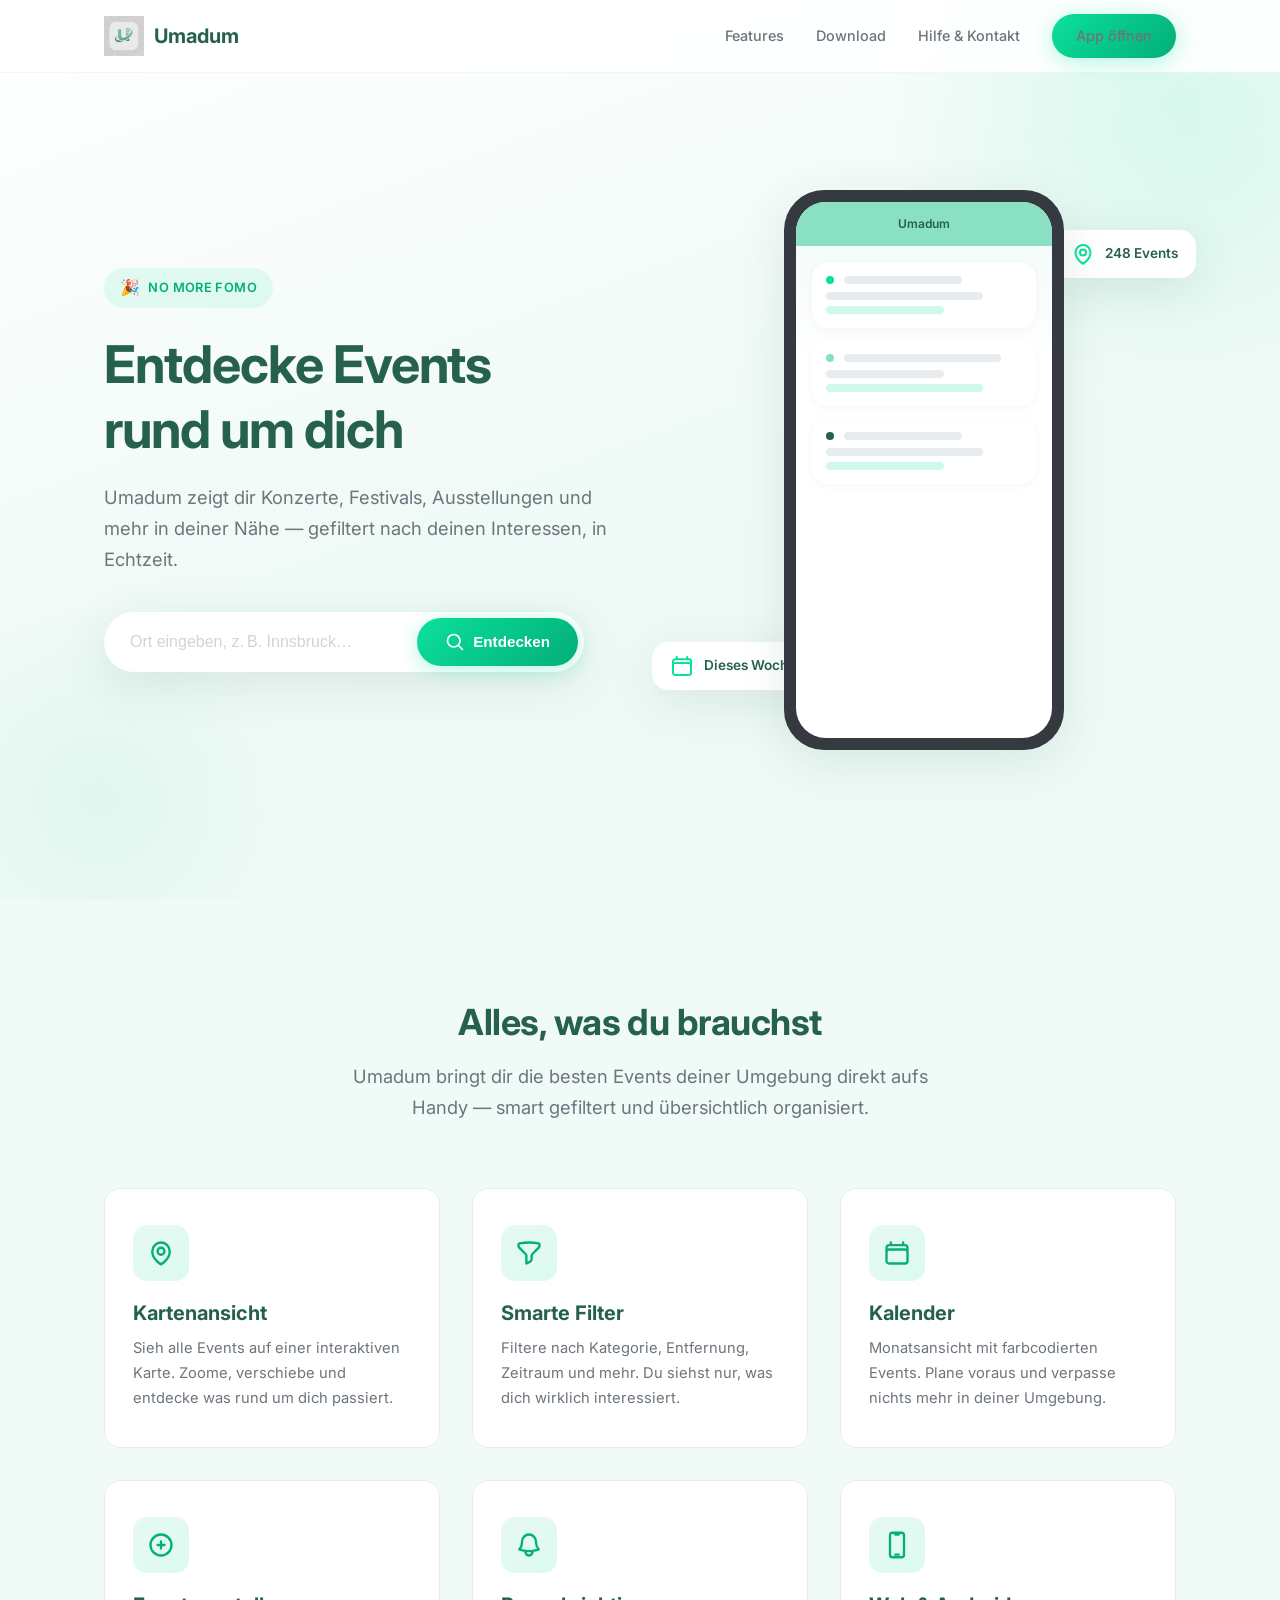
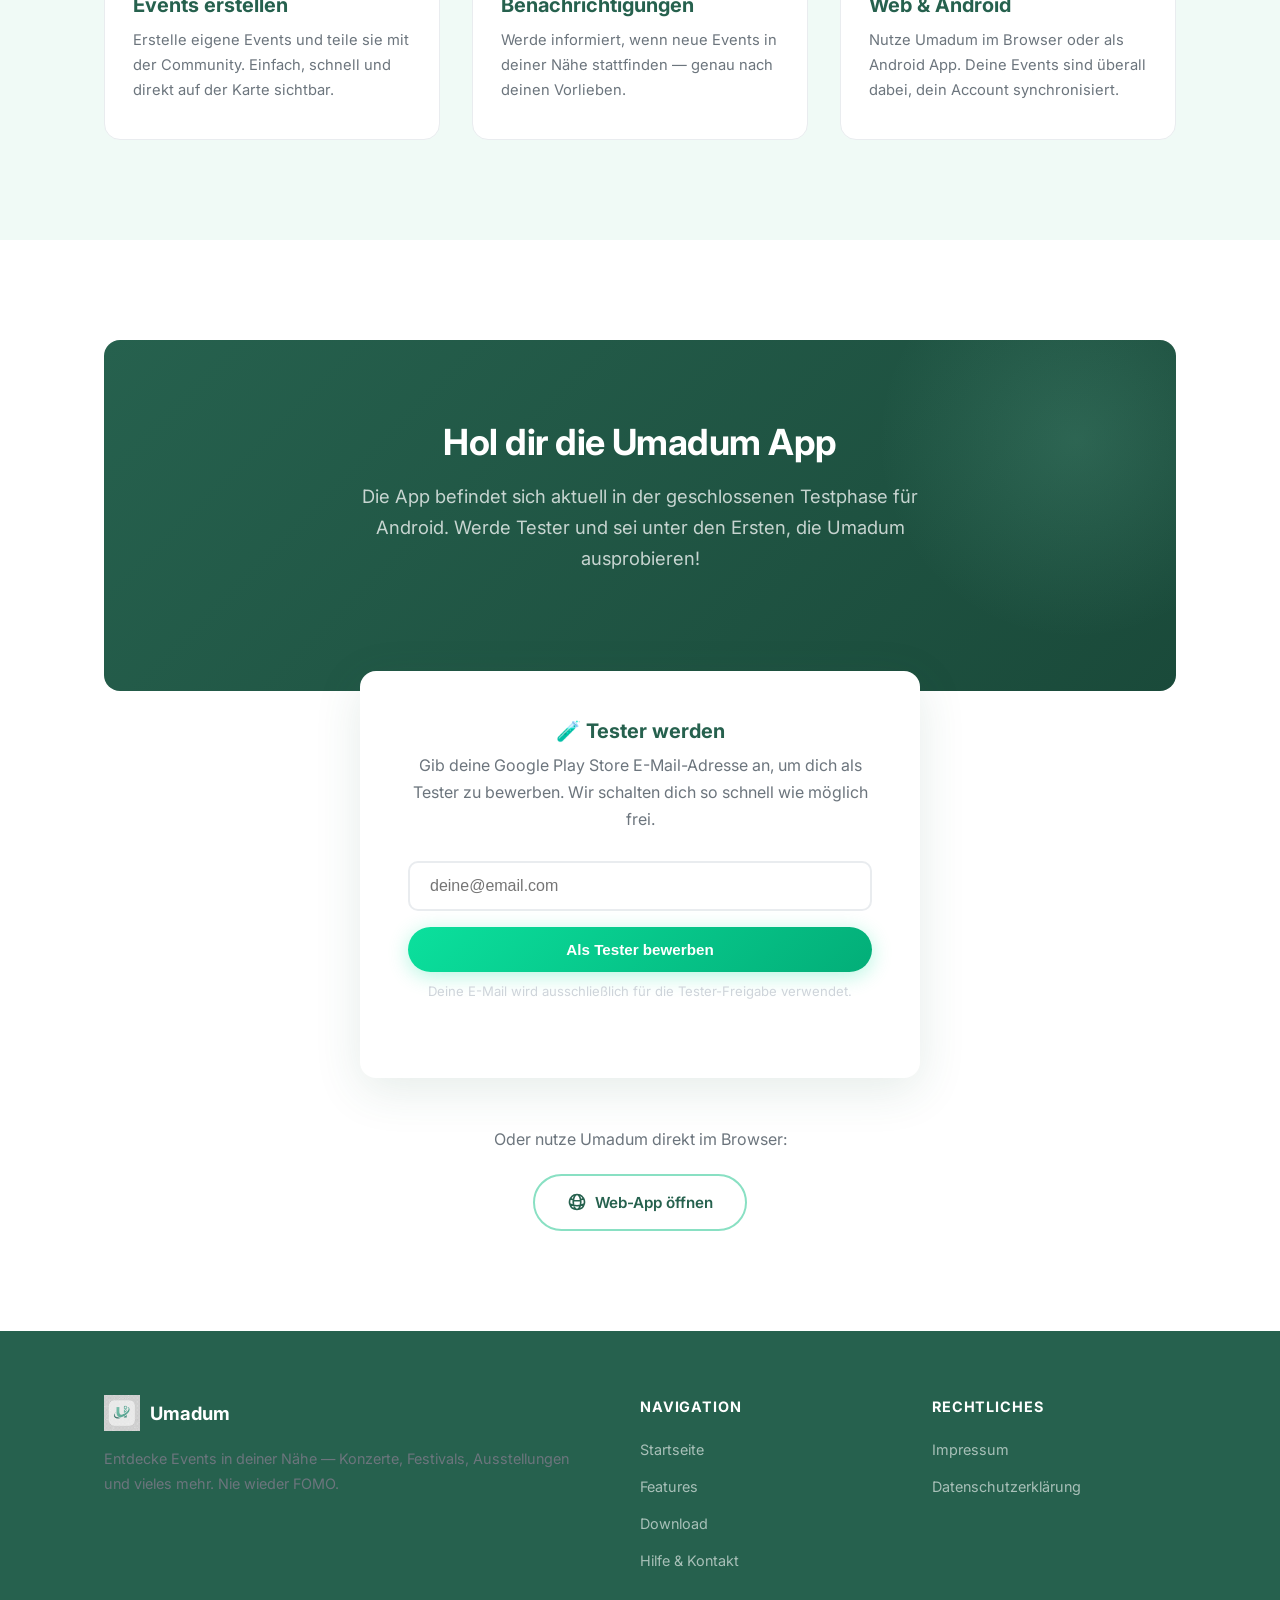
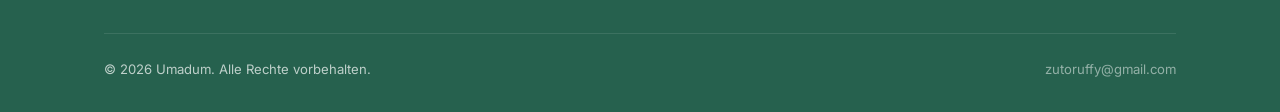
<file: index.html>
<!DOCTYPE html>
<html lang="de">
<head>
  <meta charset="UTF-8">
  <meta name="viewport" content="width=device-width, initial-scale=1.0">
  <title>Umadum — Entdecke Events in deiner Nähe</title>
  <meta name="description" content="Umadum zeigt dir alle Events rund um dich herum. Filtere nach Kategorien, Entfernung und Zeitraum — nie wieder FOMO.">

  <!-- Fonts -->
  <link rel="preconnect" href="https://fonts.googleapis.com">
  <link rel="preconnect" href="https://fonts.gstatic.com" crossorigin>
  <link href="https://fonts.googleapis.com/css2?family=Inter:wght@400;500;600;700;800&display=swap" rel="stylesheet">

  <!-- Favicon -->
  <link rel="icon" type="image/png" href="images/app_icon.png">

  <!-- Styles -->
  <link rel="stylesheet" href="css/style.css">
</head>
<body>

<!-- ======== NAVBAR ======== -->
<nav class="navbar" role="navigation" aria-label="Hauptnavigation">
  <div class="container">
    <a href="index.html" class="navbar-brand">
      <img src="images/app_icon.png" alt="Umadum Logo" width="40" height="40">
      Umadum
    </a>

    <button class="nav-toggle" aria-label="Menü öffnen" aria-expanded="false">
      <span></span><span></span><span></span>
    </button>

    <ul class="nav-links">
      <li><a href="#features">Features</a></li>
      <li><a href="#download">Download</a></li>
      <li><a href="hilfe.html">Hilfe & Kontakt</a></li>
      <li><a href="/app/" onclick="goToApp(event)" class="btn btn-primary" style="padding:10px 24px;">App öffnen</a></li>
    </ul>
  </div>
</nav>

<!-- ======== HERO ======== -->
<section class="hero">
  <div class="container">
    <div class="hero-content">
      <div class="hero-badge">
        <span>🎉</span> No more FOMO
      </div>

      <h1>Entdecke Events rund&nbsp;um&nbsp;dich</h1>
      <p>Umadum zeigt dir Konzerte, Festivals, Ausstellungen und mehr in deiner Nähe — gefiltert nach deinen Interessen, in Echtzeit.</p>

      <form class="location-search" onsubmit="goToApp(event)">
        <input type="text" id="location-input" placeholder="Ort eingeben, z.&thinsp;B. Innsbruck…" autocomplete="off" aria-label="Ort eingeben">
        <button type="submit" class="btn btn-primary">
          <svg xmlns="http://www.w3.org/2000/svg" fill="none" viewBox="0 0 24 24" stroke-width="2" stroke="currentColor"><path stroke-linecap="round" stroke-linejoin="round" d="m21 21-5.197-5.197m0 0A7.5 7.5 0 1 0 5.196 5.196a7.5 7.5 0 0 0 10.607 10.607Z"/></svg>
          Entdecken
        </button>
      </form>
    </div>

    <div class="hero-visual">
      <!-- Floating badges -->
      <div class="hero-float-badge top-right">
        <svg xmlns="http://www.w3.org/2000/svg" fill="none" viewBox="0 0 24 24" stroke-width="2" stroke="currentColor"><path stroke-linecap="round" stroke-linejoin="round" d="M15 10.5a3 3 0 1 1-6 0 3 3 0 0 1 6 0Z"/><path stroke-linecap="round" stroke-linejoin="round" d="M19.5 10.5c0 7.142-7.5 11.25-7.5 11.25S4.5 17.642 4.5 10.5a7.5 7.5 0 1 1 15 0Z"/></svg>
        248 Events
      </div>
      <div class="hero-float-badge bottom-left">
        <svg xmlns="http://www.w3.org/2000/svg" fill="none" viewBox="0 0 24 24" stroke-width="2" stroke="currentColor"><path stroke-linecap="round" stroke-linejoin="round" d="M6.75 3v2.25M17.25 3v2.25M3 18.75V7.5a2.25 2.25 0 0 1 2.25-2.25h13.5A2.25 2.25 0 0 1 21 7.5v11.25m-18 0A2.25 2.25 0 0 0 5.25 21h13.5A2.25 2.25 0 0 0 21 18.75m-18 0v-7.5A2.25 2.25 0 0 1 5.25 9h13.5A2.25 2.25 0 0 1 21 11.25v7.5"/></svg>
        Dieses Wochenende
      </div>

      <!-- Phone mockup -->
      <div class="hero-phone">
        <div class="hero-phone-inner">
          <div class="hero-phone-statusbar"><span>Umadum</span></div>
          <div class="hero-phone-content">
            <div class="mock-card">
              <div class="mock-card-header">
                <div class="mock-dot green"></div>
                <div class="mock-line short"></div>
              </div>
              <div class="mock-line medium" style="margin-bottom:6px"></div>
              <div class="mock-line short accent"></div>
            </div>
            <div class="mock-card">
              <div class="mock-card-header">
                <div class="mock-dot mint"></div>
                <div class="mock-line medium"></div>
              </div>
              <div class="mock-line short" style="margin-bottom:6px"></div>
              <div class="mock-line medium accent"></div>
            </div>
            <div class="mock-card">
              <div class="mock-card-header">
                <div class="mock-dot teal"></div>
                <div class="mock-line short"></div>
              </div>
              <div class="mock-line medium" style="margin-bottom:6px"></div>
              <div class="mock-line short accent"></div>
            </div>
          </div>
        </div>
      </div>
    </div>
  </div>
</section>

<!-- ======== FEATURES ======== -->
<section id="features" style="background:var(--bg-light)">
  <div class="container">
    <div class="section-header fade-in">
      <h2>Alles, was du brauchst</h2>
      <p class="lead">Umadum bringt dir die besten Events deiner Umgebung direkt aufs Handy — smart gefiltert und übersichtlich organisiert.</p>
    </div>

    <div class="features-grid">
      <div class="feature-card fade-in">
        <div class="feature-icon">
          <svg xmlns="http://www.w3.org/2000/svg" fill="none" viewBox="0 0 24 24" stroke-width="2" stroke="currentColor"><path stroke-linecap="round" stroke-linejoin="round" d="M15 10.5a3 3 0 1 1-6 0 3 3 0 0 1 6 0Z"/><path stroke-linecap="round" stroke-linejoin="round" d="M19.5 10.5c0 7.142-7.5 11.25-7.5 11.25S4.5 17.642 4.5 10.5a7.5 7.5 0 1 1 15 0Z"/></svg>
        </div>
        <h3>Kartenansicht</h3>
        <p>Sieh alle Events auf einer interaktiven Karte. Zoome, verschiebe und entdecke was rund um dich passiert.</p>
      </div>

      <div class="feature-card fade-in">
        <div class="feature-icon">
          <svg xmlns="http://www.w3.org/2000/svg" fill="none" viewBox="0 0 24 24" stroke-width="2" stroke="currentColor"><path stroke-linecap="round" stroke-linejoin="round" d="M12 3c2.755 0 5.455.232 8.083.678.533.09.917.556.917 1.096v1.044a2.25 2.25 0 0 1-.659 1.591l-5.432 5.432a2.25 2.25 0 0 0-.659 1.591v2.927a2.25 2.25 0 0 1-1.244 2.013L9.75 21v-6.568a2.25 2.25 0 0 0-.659-1.591L3.659 7.409A2.25 2.25 0 0 1 3 5.818V4.774c0-.54.384-1.006.917-1.096A48.32 48.32 0 0 1 12 3Z"/></svg>
        </div>
        <h3>Smarte Filter</h3>
        <p>Filtere nach Kategorie, Entfernung, Zeitraum und mehr. Du siehst nur, was dich wirklich interessiert.</p>
      </div>

      <div class="feature-card fade-in">
        <div class="feature-icon">
          <svg xmlns="http://www.w3.org/2000/svg" fill="none" viewBox="0 0 24 24" stroke-width="2" stroke="currentColor"><path stroke-linecap="round" stroke-linejoin="round" d="M6.75 3v2.25M17.25 3v2.25M3 18.75V7.5a2.25 2.25 0 0 1 2.25-2.25h13.5A2.25 2.25 0 0 1 21 7.5v11.25m-18 0A2.25 2.25 0 0 0 5.25 21h13.5A2.25 2.25 0 0 0 21 18.75m-18 0v-7.5A2.25 2.25 0 0 1 5.25 9h13.5A2.25 2.25 0 0 1 21 11.25v7.5"/></svg>
        </div>
        <h3>Kalender</h3>
        <p>Monatsansicht mit farbcodierten Events. Plane voraus und verpasse nichts mehr in deiner Umgebung.</p>
      </div>

      <div class="feature-card fade-in">
        <div class="feature-icon">
          <svg xmlns="http://www.w3.org/2000/svg" fill="none" viewBox="0 0 24 24" stroke-width="2" stroke="currentColor"><path stroke-linecap="round" stroke-linejoin="round" d="M12 9v6m3-3H9m12 0a9 9 0 1 1-18 0 9 9 0 0 1 18 0Z"/></svg>
        </div>
        <h3>Events erstellen</h3>
        <p>Erstelle eigene Events und teile sie mit der Community. Einfach, schnell und direkt auf der Karte sichtbar.</p>
      </div>

      <div class="feature-card fade-in">
        <div class="feature-icon">
          <svg xmlns="http://www.w3.org/2000/svg" fill="none" viewBox="0 0 24 24" stroke-width="2" stroke="currentColor"><path stroke-linecap="round" stroke-linejoin="round" d="M14.857 17.082a23.848 23.848 0 0 0 5.454-1.31A8.967 8.967 0 0 1 18 9.75V9A6 6 0 0 0 6 9v.75a8.967 8.967 0 0 1-2.312 6.022c1.733.64 3.56 1.085 5.455 1.31m5.714 0a24.255 24.255 0 0 1-5.714 0m5.714 0a3 3 0 1 1-5.714 0"/></svg>
        </div>
        <h3>Benachrichtigungen</h3>
        <p>Werde informiert, wenn neue Events in deiner Nähe stattfinden — genau nach deinen Vorlieben.</p>
      </div>

      <div class="feature-card fade-in">
        <div class="feature-icon">
          <svg xmlns="http://www.w3.org/2000/svg" fill="none" viewBox="0 0 24 24" stroke-width="2" stroke="currentColor"><path stroke-linecap="round" stroke-linejoin="round" d="M10.5 1.5H8.25A2.25 2.25 0 0 0 6 3.75v16.5a2.25 2.25 0 0 0 2.25 2.25h7.5A2.25 2.25 0 0 0 18 20.25V3.75a2.25 2.25 0 0 0-2.25-2.25H13.5m-3 0V3h3V1.5m-3 0h3m-3 18.75h3"/></svg>
        </div>
        <h3>Web & Android</h3>
        <p>Nutze Umadum im Browser oder als Android App. Deine Events sind überall dabei, dein Account synchronisiert.</p>
      </div>
    </div>
  </div>
</section>

<!-- ======== DOWNLOAD / TESTER ======== -->
<section id="download">
  <div class="container">
    <div class="cta-section text-center fade-in">
      <h2>Hol dir die Umadum App</h2>
      <p class="lead">Die App befindet sich aktuell in der geschlossenen Testphase für Android. Werde Tester und sei unter den Ersten, die Umadum ausprobieren!</p>
    </div>

    <div class="tester-box fade-in" style="margin-top:-20px; position:relative; z-index:2;">
      <h3>🧪 Tester werden</h3>
      <p>Gib deine Google Play Store E-Mail-Adresse an, um dich als Tester zu bewerben. Wir schalten dich so schnell wie möglich frei.</p>

      <form id="tester-form" class="tester-form">
        <input type="email" name="tester-email" placeholder="deine@email.com" required aria-label="Play Store E-Mail-Adresse">
        <button type="submit" class="btn btn-primary">Als Tester bewerben</button>
      </form>
      <p class="tester-note">Deine E-Mail wird ausschließlich für die Tester-Freigabe verwendet.</p>
    </div>

    <div class="text-center fade-in" style="margin-top:48px">
      <p style="margin-bottom:20px">Oder nutze Umadum direkt im Browser:</p>
      <div class="cta-buttons">
        <a href="/app/" onclick="goToApp(event)" class="btn btn-outline">
          <svg xmlns="http://www.w3.org/2000/svg" fill="none" viewBox="0 0 24 24" stroke-width="2" stroke="currentColor" style="width:20px;height:20px"><path stroke-linecap="round" stroke-linejoin="round" d="M12 21a9.004 9.004 0 0 0 8.716-6.747M12 21a9.004 9.004 0 0 1-8.716-6.747M12 21c2.485 0 4.5-4.03 4.5-9S14.485 3 12 3m0 18c-2.485 0-4.5-4.03-4.5-9S9.515 3 12 3m0 0a8.997 8.997 0 0 1 7.843 4.582M12 3a8.997 8.997 0 0 0-7.843 4.582m15.686 0A11.953 11.953 0 0 1 12 10.5c-2.998 0-5.74-1.1-7.843-2.918m15.686 0A8.959 8.959 0 0 1 21 12c0 .778-.099 1.533-.284 2.253m0 0A17.919 17.919 0 0 1 12 16.5c-3.162 0-6.133-.815-8.716-2.247m0 0A9.015 9.015 0 0 1 3 12c0-1.605.42-3.113 1.157-4.418"/></svg>
          Web-App öffnen
        </a>
      </div>
    </div>
  </div>
</section>

<!-- ======== FOOTER ======== -->
<footer class="footer">
  <div class="container">
    <div class="footer-grid">
      <div>
        <div class="footer-brand">
          <img src="images/app_icon.png" alt="Umadum" width="36" height="36">
          <span>Umadum</span>
        </div>
        <p>Entdecke Events in deiner Nähe — Konzerte, Festivals, Ausstellungen und vieles mehr. Nie wieder FOMO.</p>
      </div>
      <div>
        <h4>Navigation</h4>
        <ul class="footer-links">
          <li><a href="index.html">Startseite</a></li>
          <li><a href="#features">Features</a></li>
          <li><a href="#download">Download</a></li>
          <li><a href="hilfe.html">Hilfe & Kontakt</a></li>
        </ul>
      </div>
      <div>
        <h4>Rechtliches</h4>
        <ul class="footer-links">
          <li><a href="impressum.html">Impressum</a></li>
          <li><a href="datenschutz.html">Datenschutzerklärung</a></li>
        </ul>
      </div>
    </div>
    <div class="footer-bottom">
      <span>&copy; 2026 Umadum. Alle Rechte vorbehalten.</span>
      <a href="mailto:zutoruffy@gmail.com">zutoruffy@gmail.com</a>
    </div>
  </div>
</footer>

<script src="js/main.js"></script>
</body>
</html>
</file>
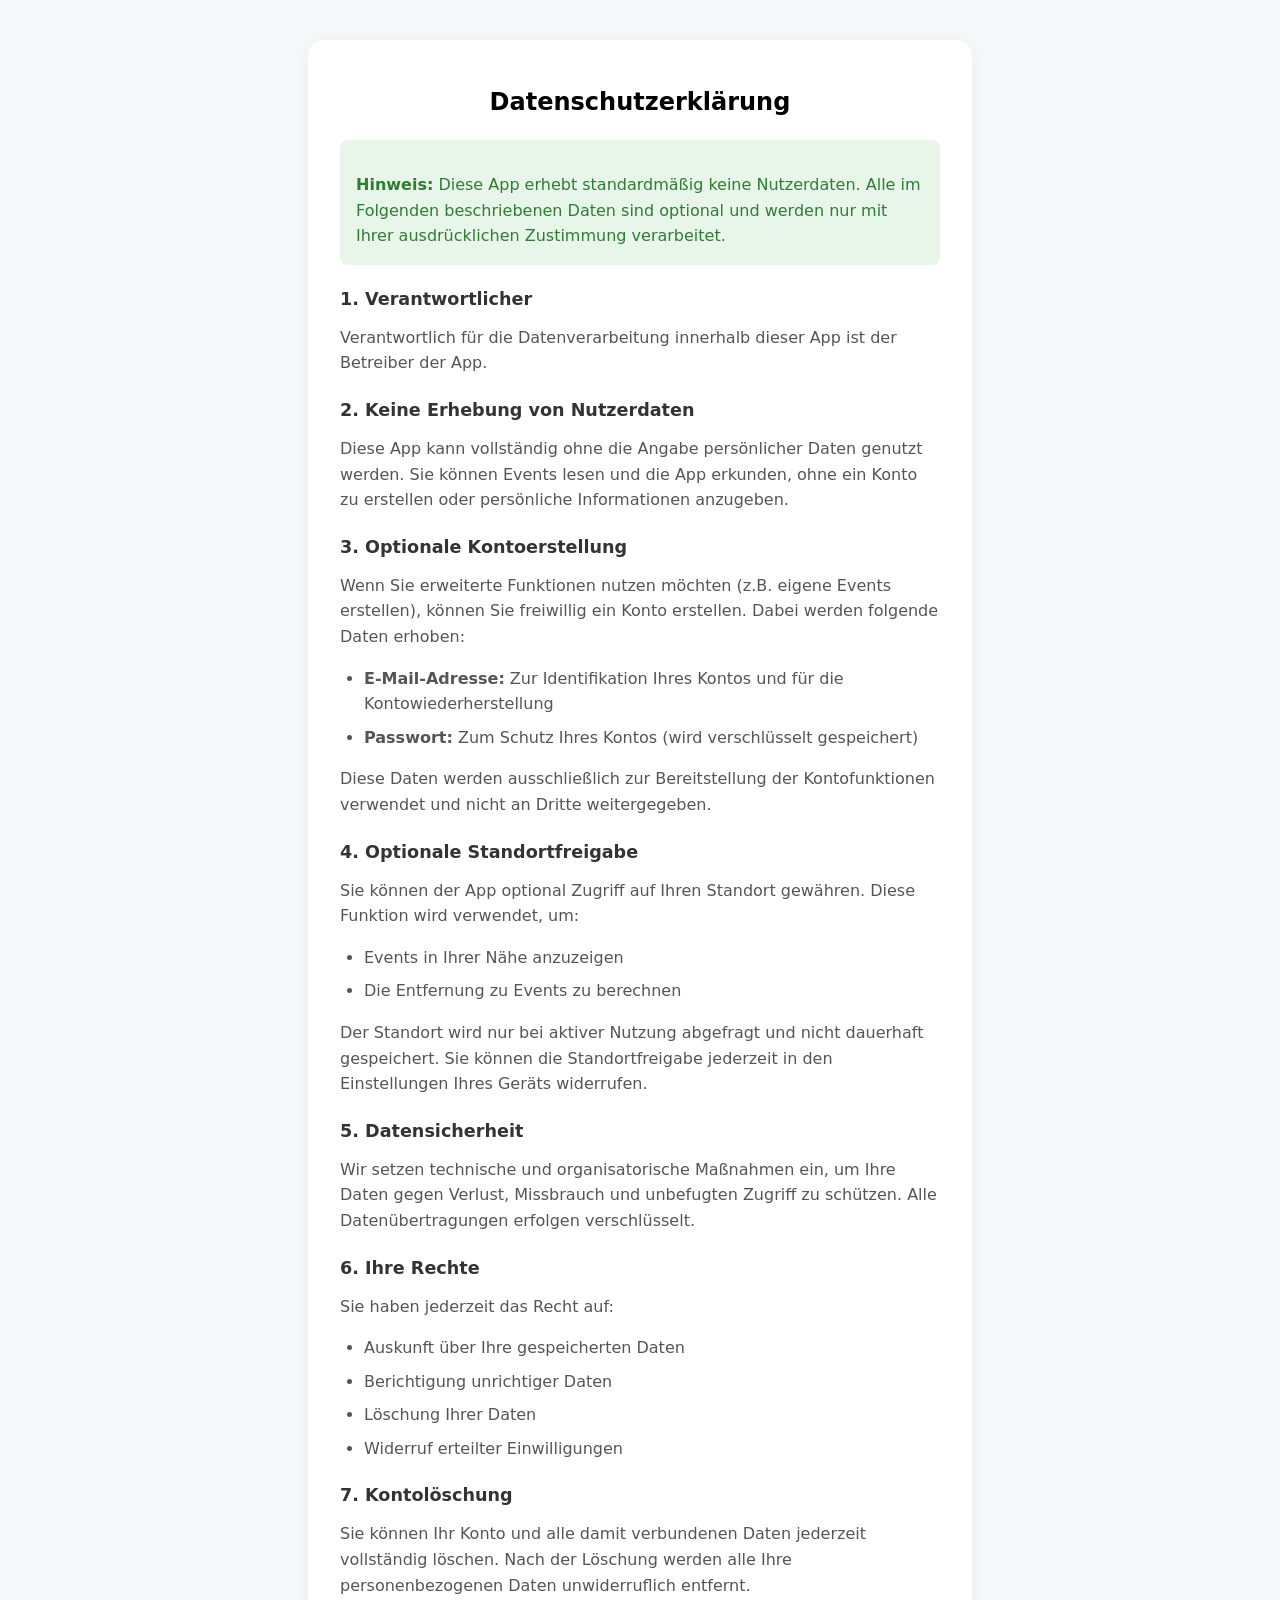
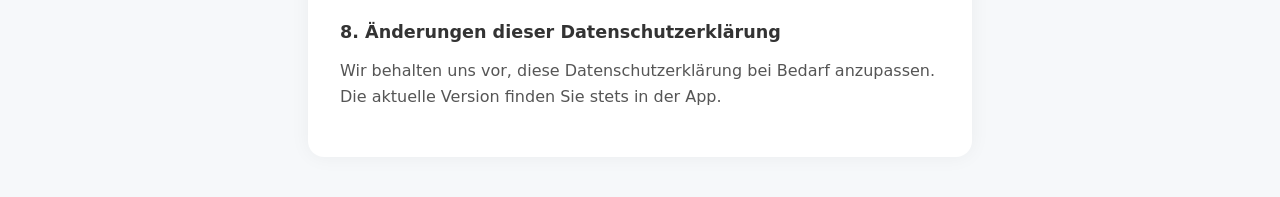
<file: Datenschutzerklaerung_Page/index.html>
<!DOCTYPE html>
<html lang="de">

<head>
  <meta charset="UTF-8" />
  <meta name="viewport" content="width=device-width, initial-scale=1.0" />
  <title>Datenschutzerklärung</title>
  <style>
    body {
      font-family: system-ui, sans-serif;
      background: #f6f8fa;
      display: flex;
      justify-content: center;
      align-items: flex-start;
      min-height: 100vh;
      padding: 2rem 1rem;
      box-sizing: border-box;
    }

    .card {
      background: white;
      padding: 2rem;
      border-radius: 1rem;
      box-shadow: 0 0 20px rgba(0, 0, 0, 0.05);
      width: 100%;
      max-width: 600px;
    }

    h1 {
      text-align: center;
      font-size: 1.5rem;
      margin-bottom: 1.5rem;
    }

    h2 {
      font-size: 1.1rem;
      margin-top: 1.5rem;
      margin-bottom: 0.5rem;
      color: #333;
    }

    p {
      color: #555;
      line-height: 1.6;
      margin-bottom: 1rem;
    }

    ul {
      color: #555;
      line-height: 1.6;
      margin-bottom: 1rem;
      padding-left: 1.5rem;
    }

    li {
      margin-bottom: 0.5rem;
    }

    .highlight {
      background: #e8f5e9;
      padding: 1rem;
      border-radius: 0.5rem;
      margin-bottom: 1rem;
    }

    .highlight p {
      margin-bottom: 0;
      color: #2e7d32;
    }
  </style>
</head>

<body>
  <div class="card">
    <h1>Datenschutzerklärung</h1>

    <div class="highlight">
      <p><strong>Hinweis:</strong> Diese App erhebt standardmäßig keine Nutzerdaten. Alle im Folgenden beschriebenen Daten sind optional und werden nur mit Ihrer ausdrücklichen Zustimmung verarbeitet.</p>
    </div>

    <h2>1. Verantwortlicher</h2>
    <p>Verantwortlich für die Datenverarbeitung innerhalb dieser App ist der Betreiber der App.</p>

    <h2>2. Keine Erhebung von Nutzerdaten</h2>
    <p>Diese App kann vollständig ohne die Angabe persönlicher Daten genutzt werden. Sie können Events lesen und die App erkunden, ohne ein Konto zu erstellen oder persönliche Informationen anzugeben.</p>

    <h2>3. Optionale Kontoerstellung</h2>
    <p>Wenn Sie erweiterte Funktionen nutzen möchten (z.B. eigene Events erstellen), können Sie freiwillig ein Konto erstellen. Dabei werden folgende Daten erhoben:</p>
    <ul>
      <li><strong>E-Mail-Adresse:</strong> Zur Identifikation Ihres Kontos und für die Kontowiederherstellung</li>
      <li><strong>Passwort:</strong> Zum Schutz Ihres Kontos (wird verschlüsselt gespeichert)</li>
    </ul>
    <p>Diese Daten werden ausschließlich zur Bereitstellung der Kontofunktionen verwendet und nicht an Dritte weitergegeben.</p>

    <h2>4. Optionale Standortfreigabe</h2>
    <p>Sie können der App optional Zugriff auf Ihren Standort gewähren. Diese Funktion wird verwendet, um:</p>
    <ul>
      <li>Events in Ihrer Nähe anzuzeigen</li>
      <li>Die Entfernung zu Events zu berechnen</li>
    </ul>
    <p>Der Standort wird nur bei aktiver Nutzung abgefragt und nicht dauerhaft gespeichert. Sie können die Standortfreigabe jederzeit in den Einstellungen Ihres Geräts widerrufen.</p>

    <h2>5. Datensicherheit</h2>
    <p>Wir setzen technische und organisatorische Maßnahmen ein, um Ihre Daten gegen Verlust, Missbrauch und unbefugten Zugriff zu schützen. Alle Datenübertragungen erfolgen verschlüsselt.</p>

    <h2>6. Ihre Rechte</h2>
    <p>Sie haben jederzeit das Recht auf:</p>
    <ul>
      <li>Auskunft über Ihre gespeicherten Daten</li>
      <li>Berichtigung unrichtiger Daten</li>
      <li>Löschung Ihrer Daten</li>
      <li>Widerruf erteilter Einwilligungen</li>
    </ul>

    <h2>7. Kontolöschung</h2>
    <p>Sie können Ihr Konto und alle damit verbundenen Daten jederzeit vollständig löschen. Nach der Löschung werden alle Ihre personenbezogenen Daten unwiderruflich entfernt.</p>

    <h2>8. Änderungen dieser Datenschutzerklärung</h2>
    <p>Wir behalten uns vor, diese Datenschutzerklärung bei Bedarf anzupassen. Die aktuelle Version finden Sie stets in der App.</p>
  </div>
</body>

</html>
</file>
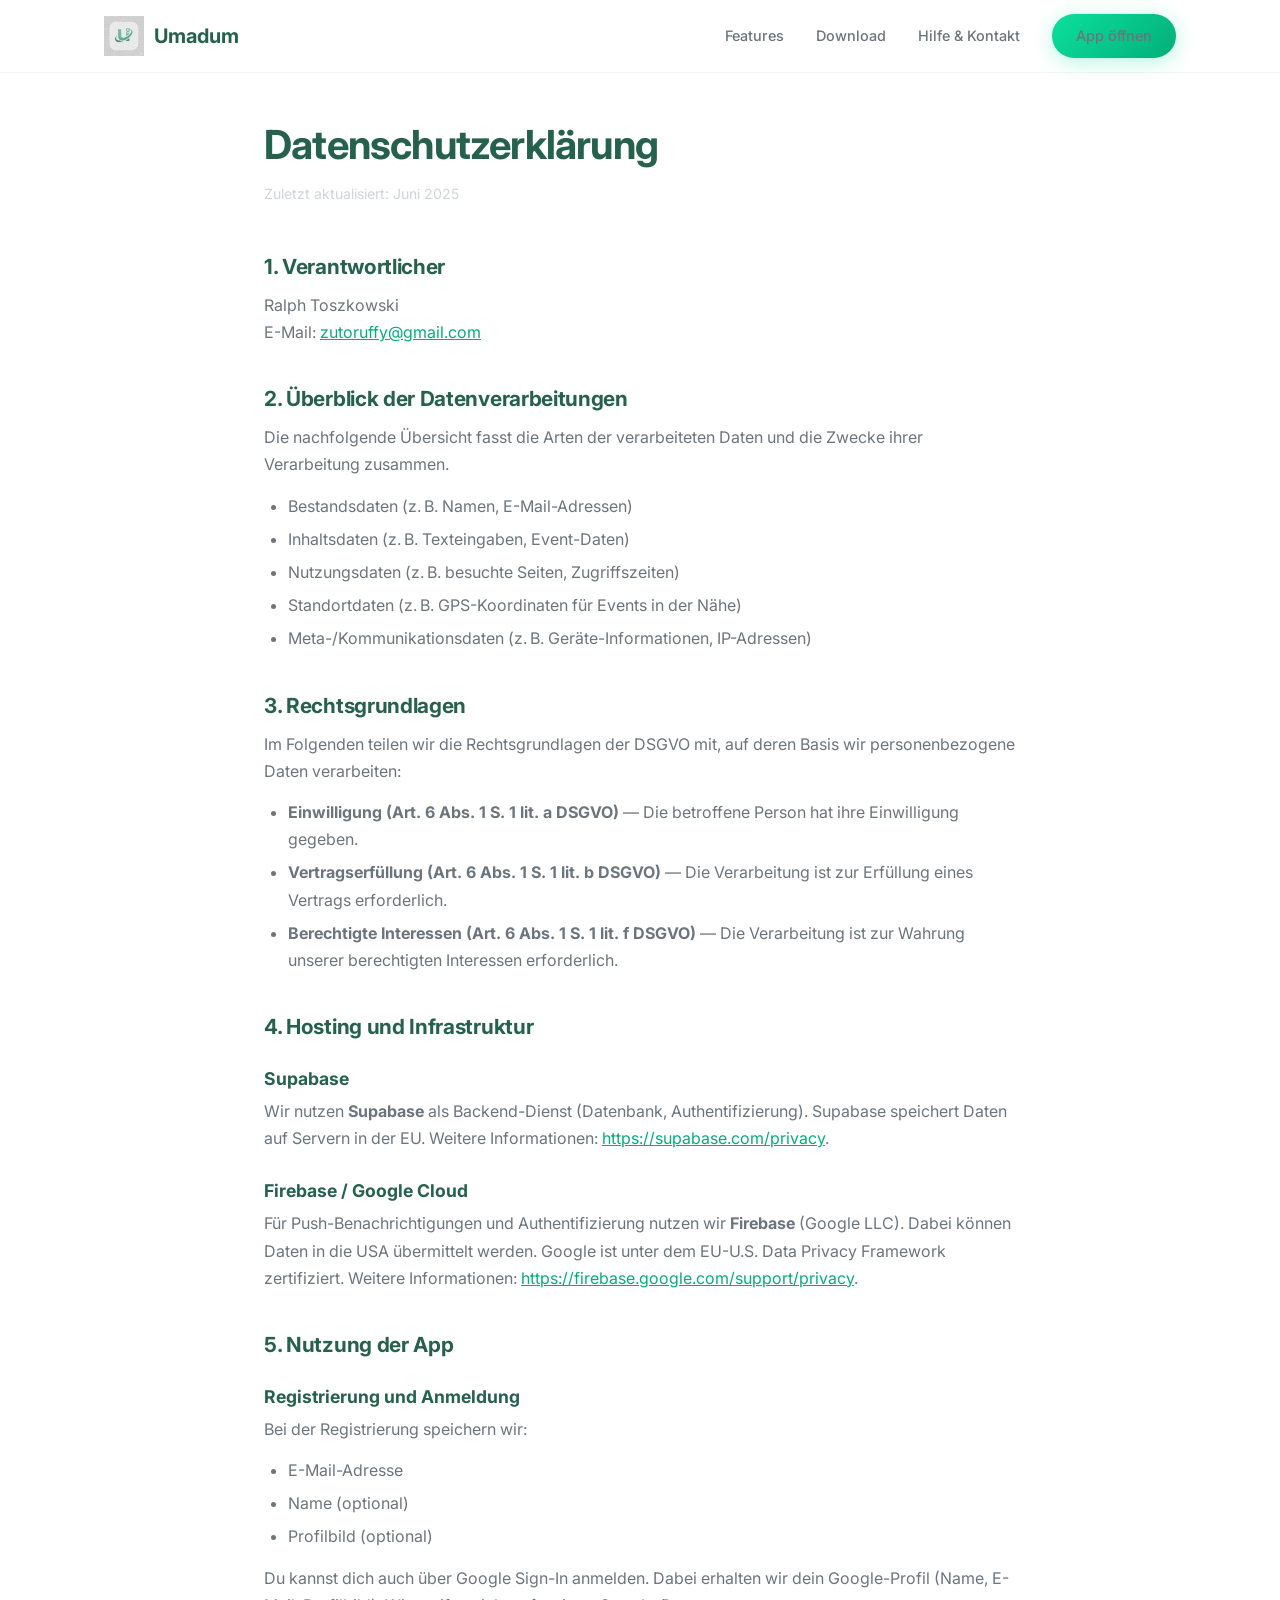
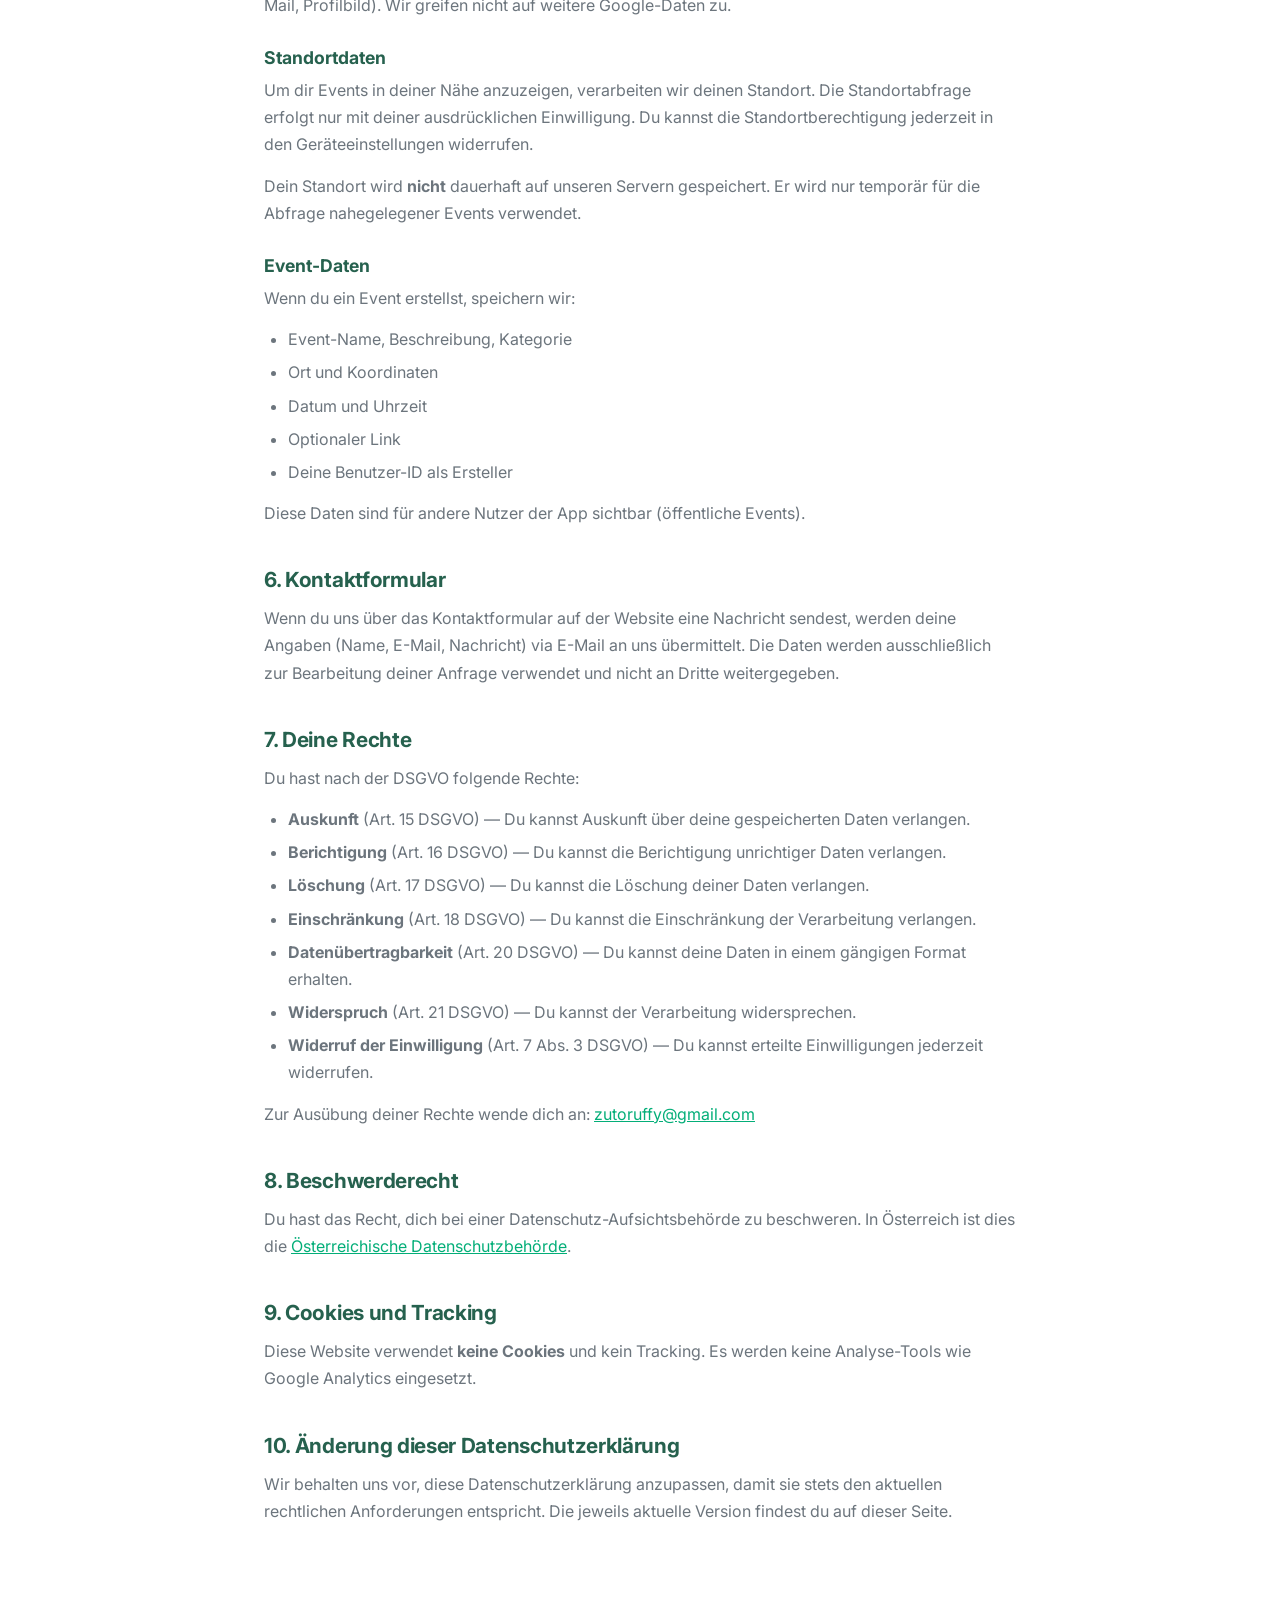
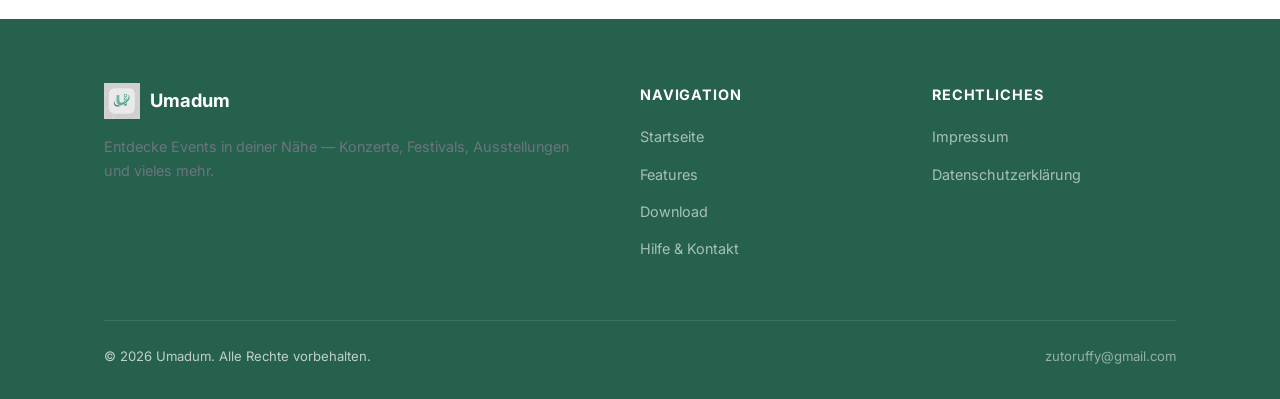
<file: datenschutz.html>
<!DOCTYPE html>
<html lang="de">
<head>
  <meta charset="UTF-8">
  <meta name="viewport" content="width=device-width, initial-scale=1.0">
  <title>Datenschutzerklärung — Umadum</title>

  <link rel="preconnect" href="https://fonts.googleapis.com">
  <link rel="preconnect" href="https://fonts.gstatic.com" crossorigin>
  <link href="https://fonts.googleapis.com/css2?family=Inter:wght@400;500;600;700;800&display=swap" rel="stylesheet">
  <link rel="icon" type="image/png" href="images/app_icon.png">
  <link rel="stylesheet" href="css/style.css">
</head>
<body>

<!-- ======== NAVBAR ======== -->
<nav class="navbar" role="navigation" aria-label="Hauptnavigation">
  <div class="container">
    <a href="index.html" class="navbar-brand">
      <img src="images/app_icon.png" alt="Umadum Logo" width="40" height="40">
      Umadum
    </a>
    <button class="nav-toggle" aria-label="Menü öffnen" aria-expanded="false">
      <span></span><span></span><span></span>
    </button>
    <ul class="nav-links">
      <li><a href="index.html#features">Features</a></li>
      <li><a href="index.html#download">Download</a></li>
      <li><a href="hilfe.html">Hilfe & Kontakt</a></li>
      <li><a href="/app/" onclick="goToApp(event)" class="btn btn-primary" style="padding:10px 24px;">App öffnen</a></li>
    </ul>
  </div>
</nav>

<!-- ======== DATENSCHUTZ ======== -->
<section class="legal-page">
  <div class="container">
    <h1>Datenschutzerklärung</h1>
    <p class="legal-updated">Zuletzt aktualisiert: Juni 2025</p>

    <div class="legal-content">

      <h2>1. Verantwortlicher</h2>
      <p>
        Ralph Toszkowski<br>
        E-Mail: <a href="mailto:zutoruffy@gmail.com">zutoruffy@gmail.com</a>
      </p>

      <h2>2. Überblick der Datenverarbeitungen</h2>
      <p>Die nachfolgende Übersicht fasst die Arten der verarbeiteten Daten und die Zwecke ihrer Verarbeitung zusammen.</p>
      <ul>
        <li>Bestandsdaten (z.&thinsp;B. Namen, E-Mail-Adressen)</li>
        <li>Inhaltsdaten (z.&thinsp;B. Texteingaben, Event-Daten)</li>
        <li>Nutzungsdaten (z.&thinsp;B. besuchte Seiten, Zugriffszeiten)</li>
        <li>Standortdaten (z.&thinsp;B. GPS-Koordinaten für Events in der Nähe)</li>
        <li>Meta-/Kommunikationsdaten (z.&thinsp;B. Geräte-Informationen, IP-Adressen)</li>
      </ul>

      <h2>3. Rechtsgrundlagen</h2>
      <p>Im Folgenden teilen wir die Rechtsgrundlagen der DSGVO mit, auf deren Basis wir personenbezogene Daten verarbeiten:</p>
      <ul>
        <li><strong>Einwilligung (Art. 6 Abs. 1 S. 1 lit. a DSGVO)</strong> — Die betroffene Person hat ihre Einwilligung gegeben.</li>
        <li><strong>Vertragserfüllung (Art. 6 Abs. 1 S. 1 lit. b DSGVO)</strong> — Die Verarbeitung ist zur Erfüllung eines Vertrags erforderlich.</li>
        <li><strong>Berechtigte Interessen (Art. 6 Abs. 1 S. 1 lit. f DSGVO)</strong> — Die Verarbeitung ist zur Wahrung unserer berechtigten Interessen erforderlich.</li>
      </ul>

      <h2>4. Hosting und Infrastruktur</h2>
      <h3>Supabase</h3>
      <p>
        Wir nutzen <strong>Supabase</strong> als Backend-Dienst (Datenbank, Authentifizierung). Supabase speichert Daten auf Servern in der EU. 
        Weitere Informationen: <a href="https://supabase.com/privacy" target="_blank" rel="noopener">https://supabase.com/privacy</a>.
      </p>

      <h3>Firebase / Google Cloud</h3>
      <p>
        Für Push-Benachrichtigungen und Authentifizierung nutzen wir <strong>Firebase</strong> (Google LLC). Dabei können Daten in die USA übermittelt werden. Google ist unter dem EU-U.S. Data Privacy Framework zertifiziert.
        Weitere Informationen: <a href="https://firebase.google.com/support/privacy" target="_blank" rel="noopener">https://firebase.google.com/support/privacy</a>.
      </p>

      <h2>5. Nutzung der App</h2>

      <h3>Registrierung und Anmeldung</h3>
      <p>Bei der Registrierung speichern wir:</p>
      <ul>
        <li>E-Mail-Adresse</li>
        <li>Name (optional)</li>
        <li>Profilbild (optional)</li>
      </ul>
      <p>
        Du kannst dich auch über Google Sign-In anmelden. Dabei erhalten wir dein Google-Profil (Name, E-Mail, Profilbild). Wir greifen nicht auf weitere Google-Daten zu.
      </p>

      <h3>Standortdaten</h3>
      <p>
        Um dir Events in deiner Nähe anzuzeigen, verarbeiten wir deinen Standort. Die Standortabfrage erfolgt nur mit deiner ausdrücklichen Einwilligung. Du kannst die Standortberechtigung jederzeit in den Geräteeinstellungen widerrufen.
      </p>
      <p>
        Dein Standort wird <strong>nicht</strong> dauerhaft auf unseren Servern gespeichert. Er wird nur temporär für die Abfrage nahegelegener Events verwendet.
      </p>

      <h3>Event-Daten</h3>
      <p>Wenn du ein Event erstellst, speichern wir:</p>
      <ul>
        <li>Event-Name, Beschreibung, Kategorie</li>
        <li>Ort und Koordinaten</li>
        <li>Datum und Uhrzeit</li>
        <li>Optionaler Link</li>
        <li>Deine Benutzer-ID als Ersteller</li>
      </ul>
      <p>Diese Daten sind für andere Nutzer der App sichtbar (öffentliche Events).</p>

      <h2>6. Kontaktformular</h2>
      <p>
        Wenn du uns über das Kontaktformular auf der Website eine Nachricht sendest, werden deine Angaben (Name, E-Mail, Nachricht) via E-Mail an uns übermittelt. 
        Die Daten werden ausschließlich zur Bearbeitung deiner Anfrage verwendet und nicht an Dritte weitergegeben.
      </p>

      <h2>7. Deine Rechte</h2>
      <p>Du hast nach der DSGVO folgende Rechte:</p>
      <ul>
        <li><strong>Auskunft</strong> (Art. 15 DSGVO) — Du kannst Auskunft über deine gespeicherten Daten verlangen.</li>
        <li><strong>Berichtigung</strong> (Art. 16 DSGVO) — Du kannst die Berichtigung unrichtiger Daten verlangen.</li>
        <li><strong>Löschung</strong> (Art. 17 DSGVO) — Du kannst die Löschung deiner Daten verlangen.</li>
        <li><strong>Einschränkung</strong> (Art. 18 DSGVO) — Du kannst die Einschränkung der Verarbeitung verlangen.</li>
        <li><strong>Datenübertragbarkeit</strong> (Art. 20 DSGVO) — Du kannst deine Daten in einem gängigen Format erhalten.</li>
        <li><strong>Widerspruch</strong> (Art. 21 DSGVO) — Du kannst der Verarbeitung widersprechen.</li>
        <li><strong>Widerruf der Einwilligung</strong> (Art. 7 Abs. 3 DSGVO) — Du kannst erteilte Einwilligungen jederzeit widerrufen.</li>
      </ul>
      <p>Zur Ausübung deiner Rechte wende dich an: <a href="mailto:zutoruffy@gmail.com">zutoruffy@gmail.com</a></p>

      <h2>8. Beschwerderecht</h2>
      <p>
        Du hast das Recht, dich bei einer Datenschutz-Aufsichtsbehörde zu beschweren. In Österreich ist dies die
        <a href="https://www.dsb.gv.at/" target="_blank" rel="noopener">Österreichische Datenschutzbehörde</a>.
      </p>

      <h2>9. Cookies und Tracking</h2>
      <p>
        Diese Website verwendet <strong>keine Cookies</strong> und kein Tracking. Es werden keine Analyse-Tools wie Google Analytics eingesetzt.
      </p>

      <h2>10. Änderung dieser Datenschutzerklärung</h2>
      <p>
        Wir behalten uns vor, diese Datenschutzerklärung anzupassen, damit sie stets den aktuellen rechtlichen Anforderungen entspricht. Die jeweils aktuelle Version findest du auf dieser Seite.
      </p>

    </div>
  </div>
</section>

<!-- ======== FOOTER ======== -->
<footer class="footer">
  <div class="container">
    <div class="footer-grid">
      <div>
        <div class="footer-brand">
          <img src="images/app_icon.png" alt="Umadum" width="36" height="36">
          <span>Umadum</span>
        </div>
        <p>Entdecke Events in deiner Nähe — Konzerte, Festivals, Ausstellungen und vieles mehr.</p>
      </div>
      <div>
        <h4>Navigation</h4>
        <ul class="footer-links">
          <li><a href="index.html">Startseite</a></li>
          <li><a href="index.html#features">Features</a></li>
          <li><a href="index.html#download">Download</a></li>
          <li><a href="hilfe.html">Hilfe & Kontakt</a></li>
        </ul>
      </div>
      <div>
        <h4>Rechtliches</h4>
        <ul class="footer-links">
          <li><a href="impressum.html">Impressum</a></li>
          <li><a href="datenschutz.html">Datenschutzerklärung</a></li>
        </ul>
      </div>
    </div>
    <div class="footer-bottom">
      <span>&copy; 2026 Umadum. Alle Rechte vorbehalten.</span>
      <a href="mailto:zutoruffy@gmail.com">zutoruffy@gmail.com</a>
    </div>
  </div>
</footer>

<script src="js/main.js"></script>
</body>
</html>
</file>
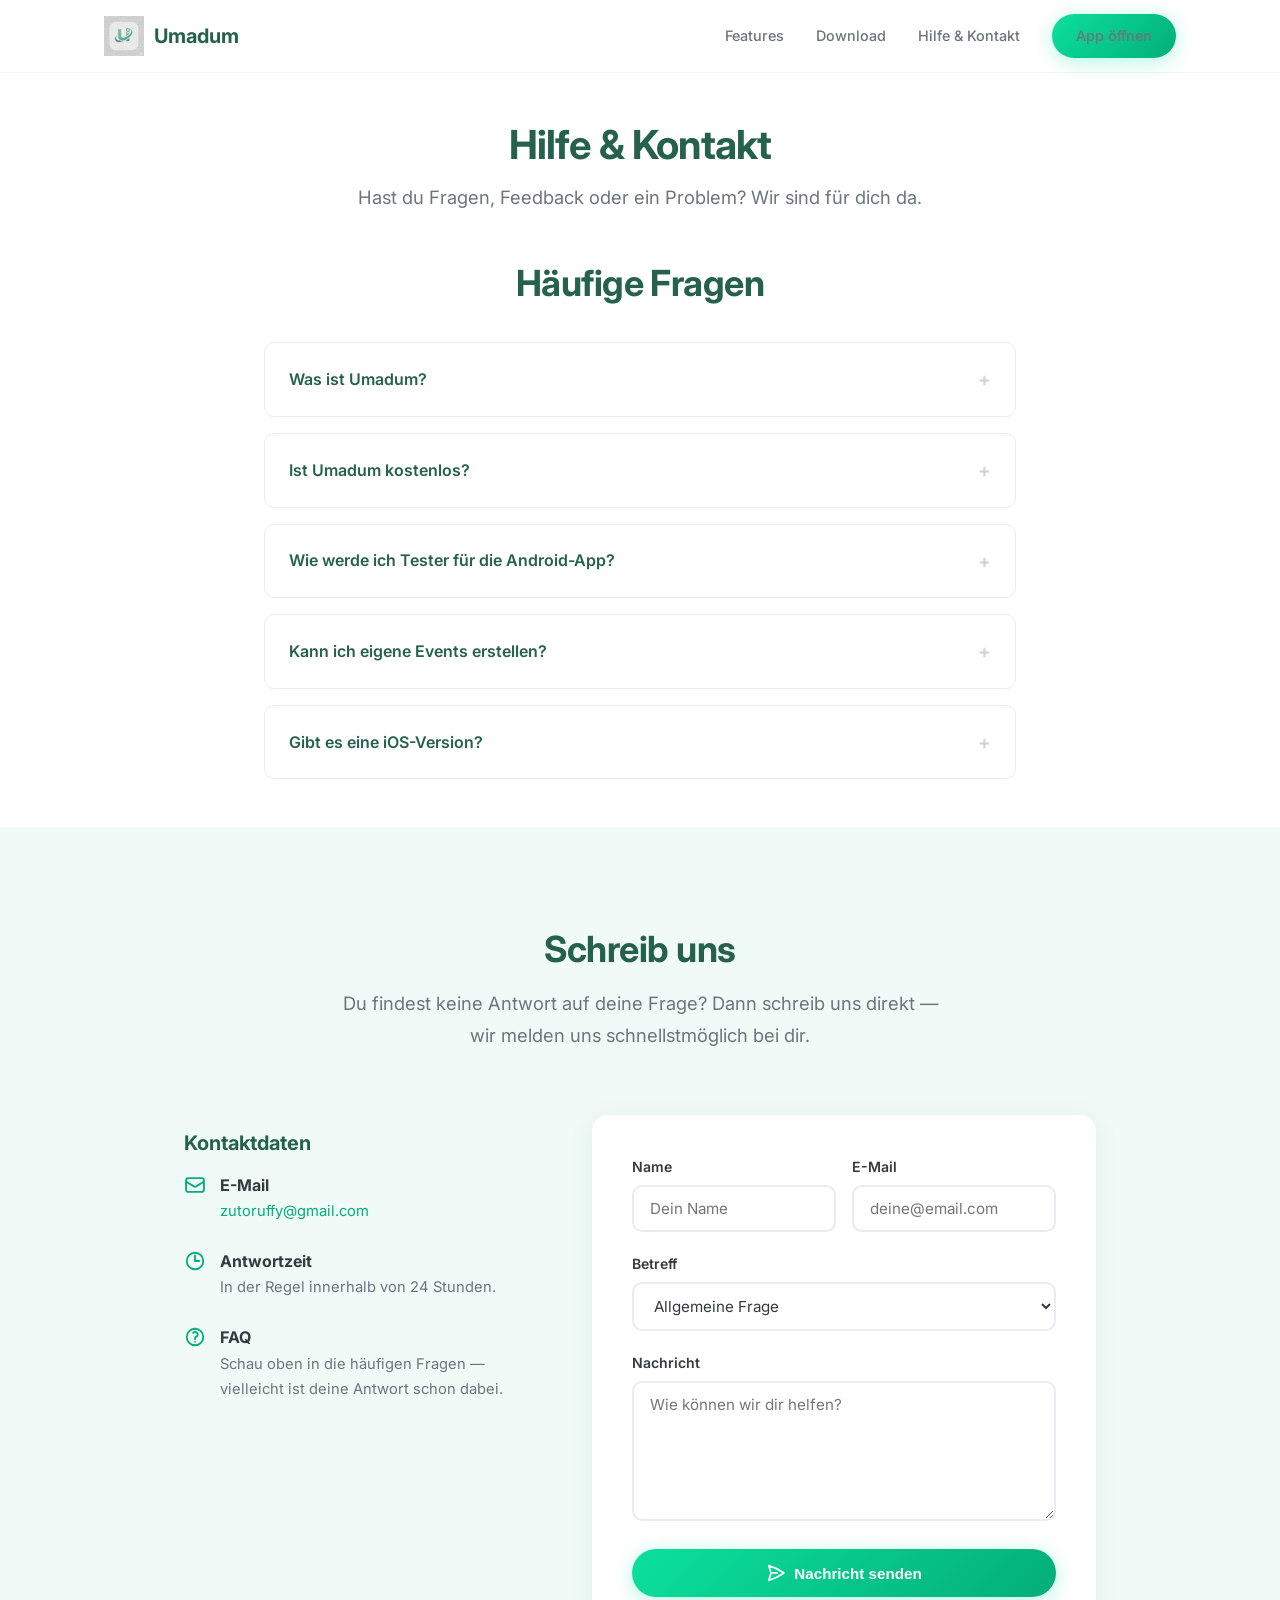
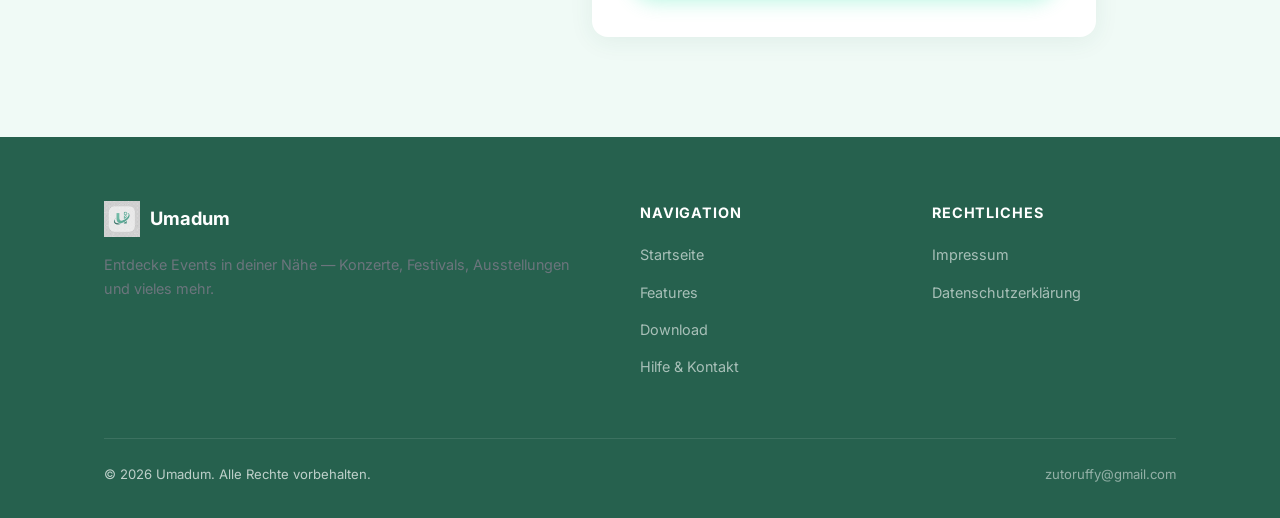
<file: hilfe.html>
<!DOCTYPE html>
<html lang="de">
<head>
  <meta charset="UTF-8">
  <meta name="viewport" content="width=device-width, initial-scale=1.0">
  <title>Hilfe & Kontakt — Umadum</title>
  <meta name="description" content="Du hast Fragen oder Feedback zu Umadum? Schreib uns — wir helfen dir gerne weiter.">

  <link rel="preconnect" href="https://fonts.googleapis.com">
  <link rel="preconnect" href="https://fonts.gstatic.com" crossorigin>
  <link href="https://fonts.googleapis.com/css2?family=Inter:wght@400;500;600;700;800&display=swap" rel="stylesheet">
  <link rel="icon" type="image/png" href="images/app_icon.png">
  <link rel="stylesheet" href="css/style.css">
</head>
<body>

<!-- ======== NAVBAR ======== -->
<nav class="navbar" role="navigation" aria-label="Hauptnavigation">
  <div class="container">
    <a href="index.html" class="navbar-brand">
      <img src="images/app_icon.png" alt="Umadum Logo" width="40" height="40">
      Umadum
    </a>
    <button class="nav-toggle" aria-label="Menü öffnen" aria-expanded="false">
      <span></span><span></span><span></span>
    </button>
    <ul class="nav-links">
      <li><a href="index.html#features">Features</a></li>
      <li><a href="index.html#download">Download</a></li>
      <li><a href="hilfe.html">Hilfe & Kontakt</a></li>
      <li><a href="/app/" onclick="goToApp(event)" class="btn btn-primary" style="padding:10px 24px;">App öffnen</a></li>
    </ul>
  </div>
</nav>

<!-- ======== HERO ======== -->
<section class="legal-page" style="padding-bottom:0">
  <div class="container text-center">
    <h1>Hilfe & Kontakt</h1>
    <p class="lead" style="margin-bottom:0">Hast du Fragen, Feedback oder ein Problem? Wir sind für dich da.</p>
  </div>
</section>

<!-- ======== FAQ ======== -->
<section style="padding-top:48px; padding-bottom:48px">
  <div class="container" style="max-width:800px">
    <div class="section-header fade-in" style="margin-bottom:36px">
      <h2>Häufige Fragen</h2>
    </div>

    <div class="fade-in" style="display:flex; flex-direction:column; gap:16px;">
      <details style="background:#fff; border:1px solid var(--gray-200); border-radius:var(--radius-sm); padding:20px 24px; cursor:pointer;">
        <summary style="font-weight:600; color:var(--title); list-style:none; display:flex; justify-content:space-between; align-items:center;">
          Was ist Umadum?
          <span style="color:var(--gray-400); font-size:1.2rem;">+</span>
        </summary>
        <p style="margin-top:12px;">Umadum ist eine App, die dir alle Events in deiner Umgebung anzeigt — Konzerte, Festivals, Ausstellungen, Märkte und vieles mehr. Du kannst nach Kategorien, Entfernung und Datum filtern.</p>
      </details>

      <details style="background:#fff; border:1px solid var(--gray-200); border-radius:var(--radius-sm); padding:20px 24px; cursor:pointer;">
        <summary style="font-weight:600; color:var(--title); list-style:none; display:flex; justify-content:space-between; align-items:center;">
          Ist Umadum kostenlos?
          <span style="color:var(--gray-400); font-size:1.2rem;">+</span>
        </summary>
        <p style="margin-top:12px;">Ja! Umadum ist komplett kostenlos. Es gibt keine versteckten Kosten oder Abos.</p>
      </details>

      <details style="background:#fff; border:1px solid var(--gray-200); border-radius:var(--radius-sm); padding:20px 24px; cursor:pointer;">
        <summary style="font-weight:600; color:var(--title); list-style:none; display:flex; justify-content:space-between; align-items:center;">
          Wie werde ich Tester für die Android-App?
          <span style="color:var(--gray-400); font-size:1.2rem;">+</span>
        </summary>
        <p style="margin-top:12px;">Auf der <a href="index.html#download">Startseite</a> kannst du dich mit deiner Google Play Store E-Mail-Adresse als Tester bewerben. Wir schalten dich dann schnellstmöglich frei.</p>
      </details>

      <details style="background:#fff; border:1px solid var(--gray-200); border-radius:var(--radius-sm); padding:20px 24px; cursor:pointer;">
        <summary style="font-weight:600; color:var(--title); list-style:none; display:flex; justify-content:space-between; align-items:center;">
          Kann ich eigene Events erstellen?
          <span style="color:var(--gray-400); font-size:1.2rem;">+</span>
        </summary>
        <p style="margin-top:12px;">Ja! Melde dich in der App an und du kannst eigene Events erstellen. Diese werden nach einer kurzen Prüfung für alle Nutzer sichtbar.</p>
      </details>

      <details style="background:#fff; border:1px solid var(--gray-200); border-radius:var(--radius-sm); padding:20px 24px; cursor:pointer;">
        <summary style="font-weight:600; color:var(--title); list-style:none; display:flex; justify-content:space-between; align-items:center;">
          Gibt es eine iOS-Version?
          <span style="color:var(--gray-400); font-size:1.2rem;">+</span>
        </summary>
        <p style="margin-top:12px;">Derzeit ist Umadum als Web-App und Android-App (geschlossene Testphase) verfügbar. Eine iOS-Version ist geplant.</p>
      </details>
    </div>
  </div>
</section>

<!-- ======== CONTACT FORM ======== -->
<section class="contact-section" id="kontakt">
  <div class="container" style="max-width:960px">
    <div class="section-header fade-in">
      <h2>Schreib uns</h2>
      <p class="lead">Du findest keine Antwort auf deine Frage? Dann schreib uns direkt — wir melden uns schnellstmöglich bei dir.</p>
    </div>

    <div class="contact-grid fade-in">
      <div class="contact-info">
        <h3>Kontaktdaten</h3>

        <div class="contact-info-item">
          <svg xmlns="http://www.w3.org/2000/svg" fill="none" viewBox="0 0 24 24" stroke-width="2" stroke="currentColor"><path stroke-linecap="round" stroke-linejoin="round" d="M21.75 6.75v10.5a2.25 2.25 0 0 1-2.25 2.25h-15a2.25 2.25 0 0 1-2.25-2.25V6.75m19.5 0A2.25 2.25 0 0 0 19.5 4.5h-15a2.25 2.25 0 0 0-2.25 2.25m19.5 0v.243a2.25 2.25 0 0 1-1.07 1.916l-7.5 4.615a2.25 2.25 0 0 1-2.36 0L3.32 8.91a2.25 2.25 0 0 1-1.07-1.916V6.75"/></svg>
          <div>
            <strong>E-Mail</strong>
            <p><a href="mailto:zutoruffy@gmail.com">zutoruffy@gmail.com</a></p>
          </div>
        </div>

        <div class="contact-info-item">
          <svg xmlns="http://www.w3.org/2000/svg" fill="none" viewBox="0 0 24 24" stroke-width="2" stroke="currentColor"><path stroke-linecap="round" stroke-linejoin="round" d="M12 6v6h4.5m4.5 0a9 9 0 1 1-18 0 9 9 0 0 1 18 0Z"/></svg>
          <div>
            <strong>Antwortzeit</strong>
            <p>In der Regel innerhalb von 24 Stunden.</p>
          </div>
        </div>

        <div class="contact-info-item">
          <svg xmlns="http://www.w3.org/2000/svg" fill="none" viewBox="0 0 24 24" stroke-width="2" stroke="currentColor"><path stroke-linecap="round" stroke-linejoin="round" d="M9.879 7.519c1.171-1.025 3.071-1.025 4.242 0 1.172 1.025 1.172 2.687 0 3.712-.203.179-.43.326-.67.442-.745.361-1.45.999-1.45 1.827v.75M21 12a9 9 0 1 1-18 0 9 9 0 0 1 18 0Zm-9 5.25h.008v.008H12v-.008Z"/></svg>
          <div>
            <strong>FAQ</strong>
            <p>Schau oben in die häufigen Fragen — vielleicht ist deine Antwort schon dabei.</p>
          </div>
        </div>
      </div>

      <div class="contact-form-card">
        <form id="contact-form">
          <div class="form-row">
            <div class="form-group">
              <label for="contact-name">Name</label>
              <input type="text" id="contact-name" name="name" placeholder="Dein Name" required>
            </div>
            <div class="form-group">
              <label for="contact-email">E-Mail</label>
              <input type="email" id="contact-email" name="email" placeholder="deine@email.com" required>
            </div>
          </div>

          <div class="form-group">
            <label for="contact-subject">Betreff</label>
            <select id="contact-subject" name="subject">
              <option value="Allgemeine Frage">Allgemeine Frage</option>
              <option value="Fehler melden">Fehler melden</option>
              <option value="Feature-Wunsch">Feature-Wunsch</option>
              <option value="Tester-Bewerbung">Tester-Bewerbung</option>
              <option value="Sonstiges">Sonstiges</option>
            </select>
          </div>

          <div class="form-group">
            <label for="contact-message">Nachricht</label>
            <textarea id="contact-message" name="message" placeholder="Wie können wir dir helfen?" required></textarea>
          </div>

          <button type="submit" class="btn btn-primary" style="width:100%; justify-content:center;">
            <svg xmlns="http://www.w3.org/2000/svg" fill="none" viewBox="0 0 24 24" stroke-width="2" stroke="currentColor"><path stroke-linecap="round" stroke-linejoin="round" d="M6 12 3.269 3.125A59.769 59.769 0 0 1 21.485 12 59.768 59.768 0 0 1 3.27 20.875L5.999 12Zm0 0h7.5"/></svg>
            Nachricht senden
          </button>
        </form>

        <div id="form-success" class="form-success">
          <svg xmlns="http://www.w3.org/2000/svg" fill="none" viewBox="0 0 24 24" stroke-width="2" stroke="currentColor"><path stroke-linecap="round" stroke-linejoin="round" d="M9 12.75 11.25 15 15 9.75M21 12a9 9 0 1 1-18 0 9 9 0 0 1 18 0Z"/></svg>
          <h3>Nachricht vorbereitet!</h3>
          <p>Dein E-Mail-Programm sollte sich geöffnet haben. Sende die E-Mail, um deine Nachricht abzuschicken.</p>
        </div>
      </div>
    </div>
  </div>
</section>

<!-- ======== FOOTER ======== -->
<footer class="footer">
  <div class="container">
    <div class="footer-grid">
      <div>
        <div class="footer-brand">
          <img src="images/app_icon.png" alt="Umadum" width="36" height="36">
          <span>Umadum</span>
        </div>
        <p>Entdecke Events in deiner Nähe — Konzerte, Festivals, Ausstellungen und vieles mehr.</p>
      </div>
      <div>
        <h4>Navigation</h4>
        <ul class="footer-links">
          <li><a href="index.html">Startseite</a></li>
          <li><a href="index.html#features">Features</a></li>
          <li><a href="index.html#download">Download</a></li>
          <li><a href="hilfe.html">Hilfe & Kontakt</a></li>
        </ul>
      </div>
      <div>
        <h4>Rechtliches</h4>
        <ul class="footer-links">
          <li><a href="impressum.html">Impressum</a></li>
          <li><a href="datenschutz.html">Datenschutzerklärung</a></li>
        </ul>
      </div>
    </div>
    <div class="footer-bottom">
      <span>&copy; 2026 Umadum. Alle Rechte vorbehalten.</span>
      <a href="mailto:zutoruffy@gmail.com">zutoruffy@gmail.com</a>
    </div>
  </div>
</footer>

<script src="js/main.js"></script>
</body>
</html>
</file>
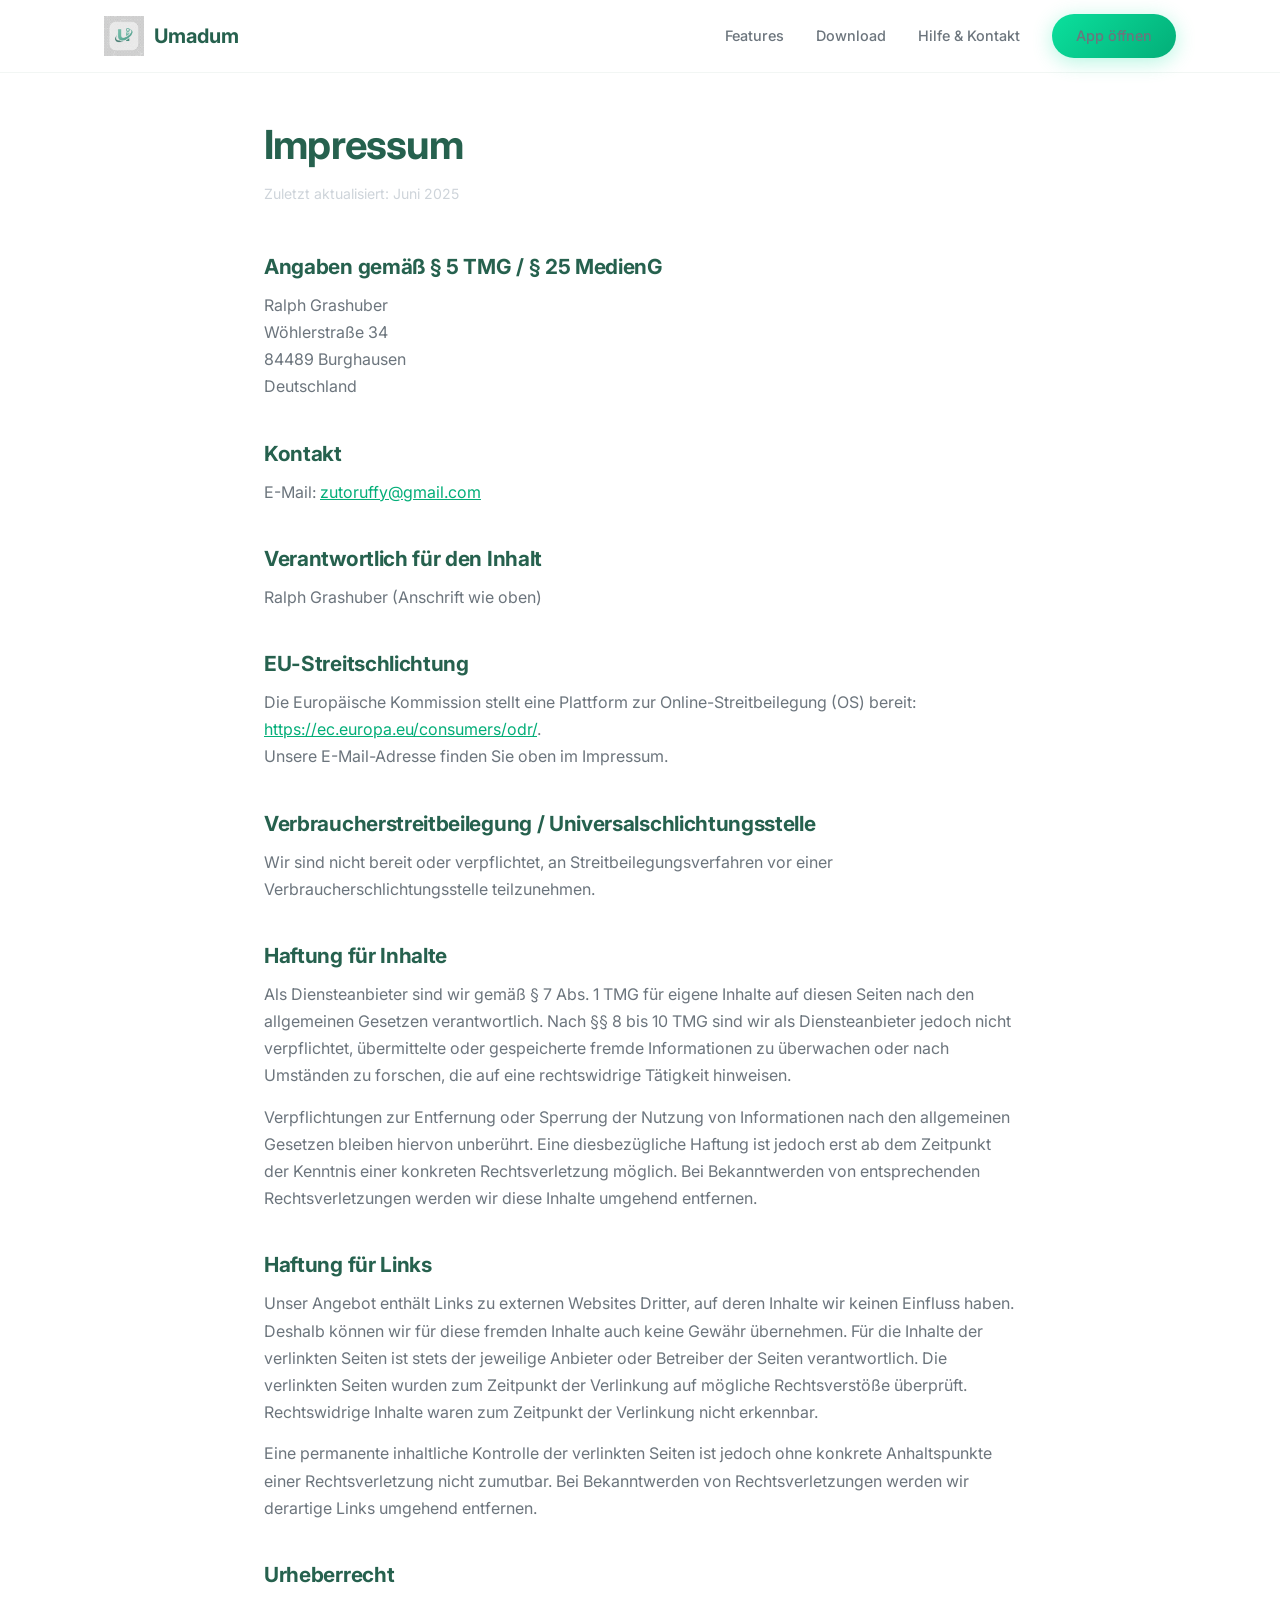
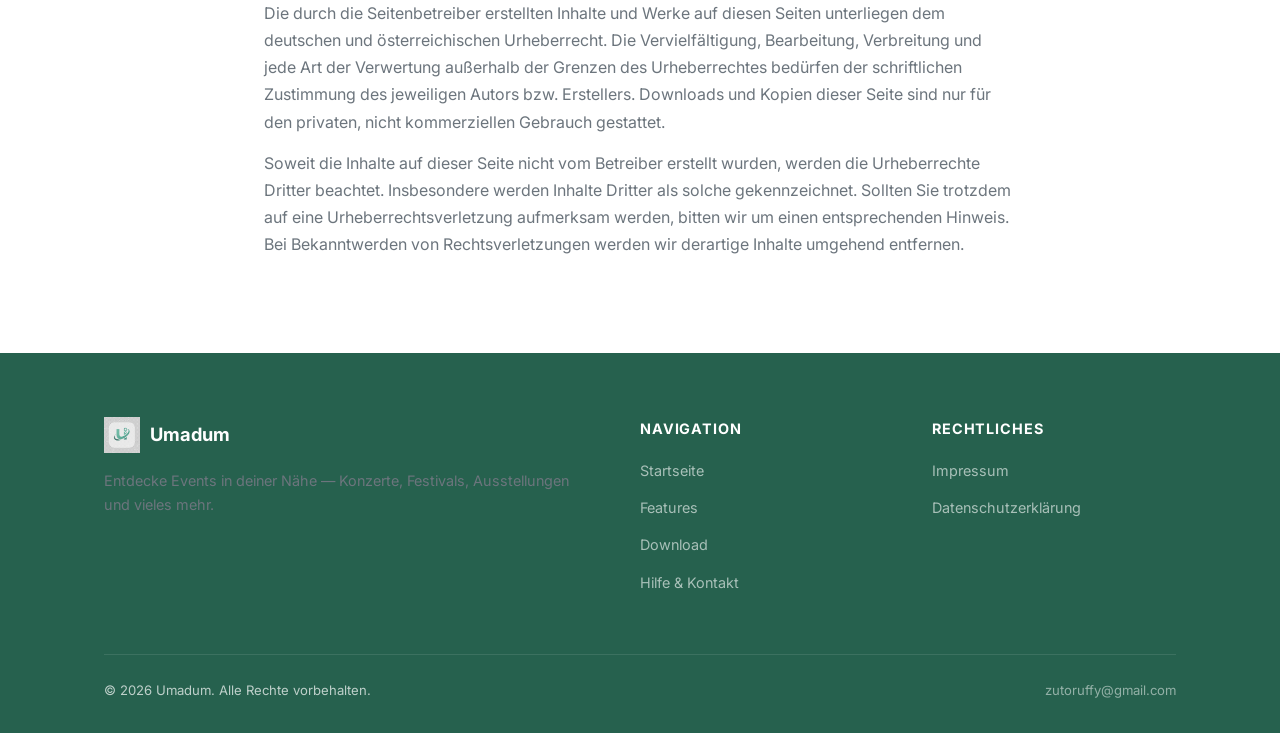
<file: impressum.html>
<!DOCTYPE html>
<html lang="de">
<head>
  <meta charset="UTF-8">
  <meta name="viewport" content="width=device-width, initial-scale=1.0">
  <title>Impressum — Umadum</title>

  <link rel="preconnect" href="https://fonts.googleapis.com">
  <link rel="preconnect" href="https://fonts.gstatic.com" crossorigin>
  <link href="https://fonts.googleapis.com/css2?family=Inter:wght@400;500;600;700;800&display=swap" rel="stylesheet">
  <link rel="icon" type="image/png" href="images/app_icon.png">
  <link rel="stylesheet" href="css/style.css">
</head>
<body>

<!-- ======== NAVBAR ======== -->
<nav class="navbar" role="navigation" aria-label="Hauptnavigation">
  <div class="container">
    <a href="index.html" class="navbar-brand">
      <img src="images/app_icon.png" alt="Umadum Logo" width="40" height="40">
      Umadum
    </a>
    <button class="nav-toggle" aria-label="Menü öffnen" aria-expanded="false">
      <span></span><span></span><span></span>
    </button>
    <ul class="nav-links">
      <li><a href="index.html#features">Features</a></li>
      <li><a href="index.html#download">Download</a></li>
      <li><a href="hilfe.html">Hilfe & Kontakt</a></li>
      <li><a href="/app/" onclick="goToApp(event)" class="btn btn-primary" style="padding:10px 24px;">App öffnen</a></li>
    </ul>
  </div>
</nav>

<!-- ======== IMPRESSUM ======== -->
<section class="legal-page">
  <div class="container">
    <h1>Impressum</h1>
    <p class="legal-updated">Zuletzt aktualisiert: Juni 2025</p>

    <div class="legal-content">
      <h2>Angaben gemäß § 5 TMG / § 25 MedienG</h2>
      <p>
        Ralph Grashuber<br>
        <!-- Adresse bitte ergänzen -->
        Wöhlerstraße 34<br>
        84489 Burghausen<br>
        Deutschland
      </p>

      <h2>Kontakt</h2>
      <p>
        E-Mail: <a href="mailto:zutoruffy@gmail.com">zutoruffy@gmail.com</a>
      </p>

      <h2>Verantwortlich für den Inhalt</h2>
      <p>Ralph Grashuber (Anschrift wie oben)</p>

      <h2>EU-Streitschlichtung</h2>
      <p>
        Die Europäische Kommission stellt eine Plattform zur Online-Streitbeilegung (OS) bereit:
        <a href="https://ec.europa.eu/consumers/odr/" target="_blank" rel="noopener">https://ec.europa.eu/consumers/odr/</a>.<br>
        Unsere E-Mail-Adresse finden Sie oben im Impressum.
      </p>

      <h2>Verbraucherstreitbeilegung / Universalschlichtungsstelle</h2>
      <p>Wir sind nicht bereit oder verpflichtet, an Streitbeilegungsverfahren vor einer Verbraucherschlichtungsstelle teilzunehmen.</p>

      <h2>Haftung für Inhalte</h2>
      <p>
        Als Diensteanbieter sind wir gemäß § 7 Abs. 1 TMG für eigene Inhalte auf diesen Seiten nach den allgemeinen Gesetzen verantwortlich. Nach §§ 8 bis 10 TMG sind wir als Diensteanbieter jedoch nicht verpflichtet, übermittelte oder gespeicherte fremde Informationen zu überwachen oder nach Umständen zu forschen, die auf eine rechtswidrige Tätigkeit hinweisen.
      </p>
      <p>
        Verpflichtungen zur Entfernung oder Sperrung der Nutzung von Informationen nach den allgemeinen Gesetzen bleiben hiervon unberührt. Eine diesbezügliche Haftung ist jedoch erst ab dem Zeitpunkt der Kenntnis einer konkreten Rechtsverletzung möglich. Bei Bekanntwerden von entsprechenden Rechtsverletzungen werden wir diese Inhalte umgehend entfernen.
      </p>

      <h2>Haftung für Links</h2>
      <p>
        Unser Angebot enthält Links zu externen Websites Dritter, auf deren Inhalte wir keinen Einfluss haben. Deshalb können wir für diese fremden Inhalte auch keine Gewähr übernehmen. Für die Inhalte der verlinkten Seiten ist stets der jeweilige Anbieter oder Betreiber der Seiten verantwortlich. Die verlinkten Seiten wurden zum Zeitpunkt der Verlinkung auf mögliche Rechtsverstöße überprüft. Rechtswidrige Inhalte waren zum Zeitpunkt der Verlinkung nicht erkennbar.
      </p>
      <p>
        Eine permanente inhaltliche Kontrolle der verlinkten Seiten ist jedoch ohne konkrete Anhaltspunkte einer Rechtsverletzung nicht zumutbar. Bei Bekanntwerden von Rechtsverletzungen werden wir derartige Links umgehend entfernen.
      </p>

      <h2>Urheberrecht</h2>
      <p>
        Die durch die Seitenbetreiber erstellten Inhalte und Werke auf diesen Seiten unterliegen dem deutschen und österreichischen Urheberrecht. Die Vervielfältigung, Bearbeitung, Verbreitung und jede Art der Verwertung außerhalb der Grenzen des Urheberrechtes bedürfen der schriftlichen Zustimmung des jeweiligen Autors bzw. Erstellers. Downloads und Kopien dieser Seite sind nur für den privaten, nicht kommerziellen Gebrauch gestattet.
      </p>
      <p>
        Soweit die Inhalte auf dieser Seite nicht vom Betreiber erstellt wurden, werden die Urheberrechte Dritter beachtet. Insbesondere werden Inhalte Dritter als solche gekennzeichnet. Sollten Sie trotzdem auf eine Urheberrechtsverletzung aufmerksam werden, bitten wir um einen entsprechenden Hinweis. Bei Bekanntwerden von Rechtsverletzungen werden wir derartige Inhalte umgehend entfernen.
      </p>
    </div>
  </div>
</section>

<!-- ======== FOOTER ======== -->
<footer class="footer">
  <div class="container">
    <div class="footer-grid">
      <div>
        <div class="footer-brand">
          <img src="images/app_icon.png" alt="Umadum" width="36" height="36">
          <span>Umadum</span>
        </div>
        <p>Entdecke Events in deiner Nähe — Konzerte, Festivals, Ausstellungen und vieles mehr.</p>
      </div>
      <div>
        <h4>Navigation</h4>
        <ul class="footer-links">
          <li><a href="index.html">Startseite</a></li>
          <li><a href="index.html#features">Features</a></li>
          <li><a href="index.html#download">Download</a></li>
          <li><a href="hilfe.html">Hilfe & Kontakt</a></li>
        </ul>
      </div>
      <div>
        <h4>Rechtliches</h4>
        <ul class="footer-links">
          <li><a href="impressum.html">Impressum</a></li>
          <li><a href="datenschutz.html">Datenschutzerklärung</a></li>
        </ul>
      </div>
    </div>
    <div class="footer-bottom">
      <span>&copy; 2026 Umadum. Alle Rechte vorbehalten.</span>
      <a href="mailto:zutoruffy@gmail.com">zutoruffy@gmail.com</a>
    </div>
  </div>
</footer>

<script src="js/main.js"></script>
</body>
</html>
</file>
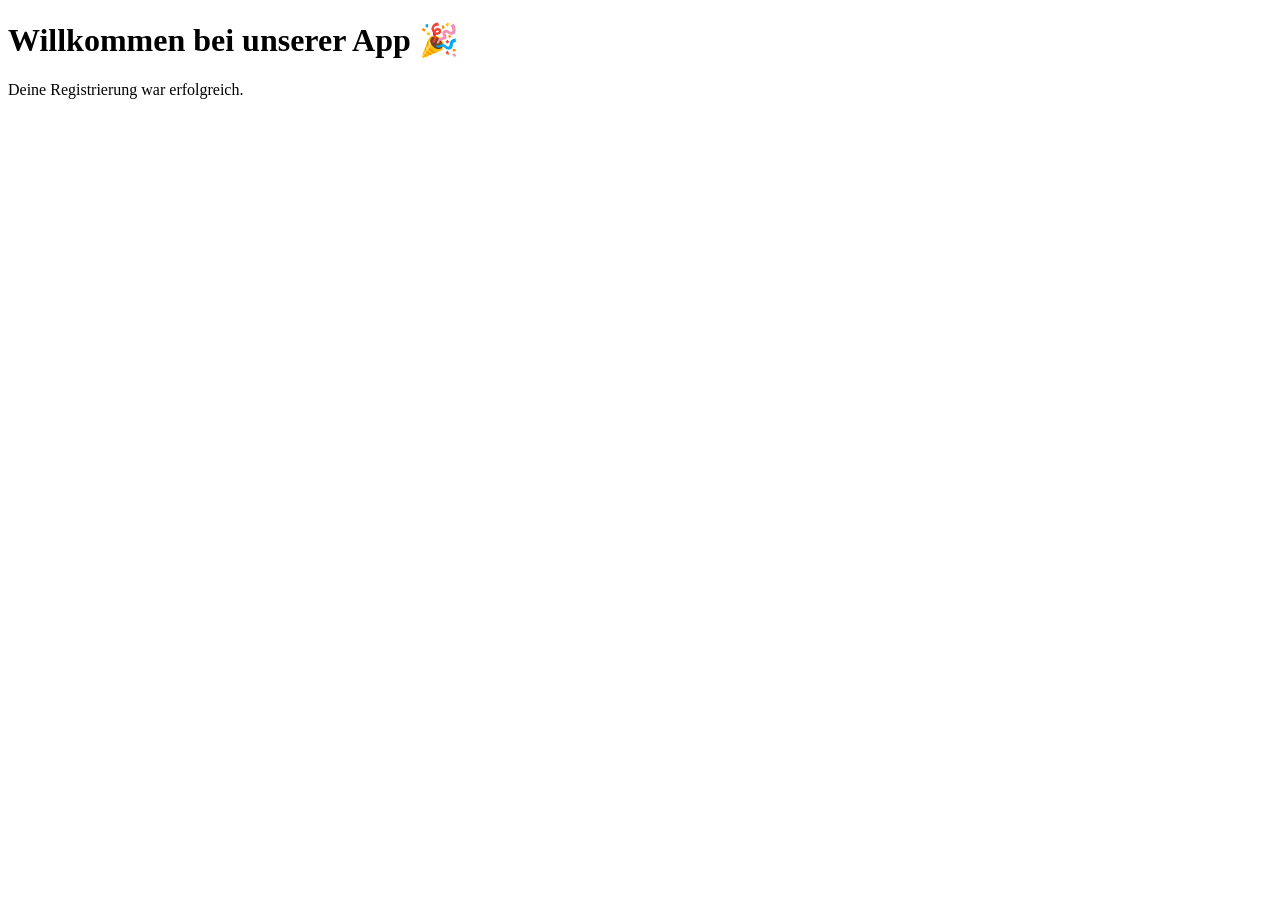
<file: welcome.html>
<!DOCTYPE html>
<html lang="de">
  <head>
    <meta charset="UTF-8" />
    <title>Willkommen 🎉</title>
  </head>
  <body>
    <h1>Willkommen bei unserer App 🎉</h1>
    <p>Deine Registrierung war erfolgreich.</p>
  </body>
</html>
</file>
<file: css/style.css>
/* ===== Umadum Website — Global Styles ===== */

/* ---------- Reset & Base ---------- */
*, *::before, *::after { box-sizing: border-box; margin: 0; padding: 0; }

:root {
  --primary:  #89E0C3;
  --accent:   #0BE09D;
  --text:     #03AE78;
  --title:    #26614E;
  --error:    #D33628;
  --bg:       #ffffff;
  --bg-light: #f0faf6;
  --bg-dark:  #26614E;
  --gray-100: #f8f9fa;
  --gray-200: #e9ecef;
  --gray-400: #ced4da;
  --gray-600: #6c757d;
  --gray-800: #343a40;
  --radius:   16px;
  --radius-sm: 10px;
  --radius-pill: 999px;
  --shadow:   0 4px 24px rgba(38,97,78,.08);
  --shadow-lg: 0 12px 48px rgba(38,97,78,.12);
  --transition: .3s cubic-bezier(.4,0,.2,1);
  --max-w: 1120px;
}

html { scroll-behavior: smooth; font-size: 16px; }

body {
  font-family: 'Inter', -apple-system, BlinkMacSystemFont, 'Segoe UI', Roboto, sans-serif;
  color: var(--gray-800);
  background: var(--bg);
  line-height: 1.7;
  -webkit-font-smoothing: antialiased;
}

img { max-width: 100%; display: block; }
a   { color: var(--text); text-decoration: none; transition: color var(--transition); }
a:hover { color: var(--title); }

/* ---------- Utility ---------- */
.container { max-width: var(--max-w); margin: 0 auto; padding: 0 24px; }
.text-center { text-align: center; }
.sr-only { position: absolute; width: 1px; height: 1px; overflow: hidden; clip: rect(0,0,0,0); }

/* ---------- Typography ---------- */
h1, h2, h3 { color: var(--title); font-weight: 700; line-height: 1.25; }
h1 { font-size: clamp(2rem, 5vw, 3.25rem); letter-spacing: -.02em; }
h2 { font-size: clamp(1.5rem, 3.5vw, 2.25rem); letter-spacing: -.015em; }
h3 { font-size: 1.25rem; }
p  { color: var(--gray-600); }
.lead { font-size: 1.15rem; max-width: 600px; margin: 0 auto; }

/* ---------- Buttons ---------- */
.btn {
  display: inline-flex; align-items: center; gap: 8px;
  padding: 14px 32px; border-radius: var(--radius-pill);
  font-weight: 600; font-size: .95rem;
  border: none; cursor: pointer;
  transition: transform var(--transition), box-shadow var(--transition), background var(--transition);
}
.btn:hover { transform: translateY(-2px); }
.btn:active { transform: translateY(0); }

.btn-primary {
  background: linear-gradient(135deg, var(--accent), var(--text));
  color: #fff;
  box-shadow: 0 4px 20px rgba(11,224,157,.3);
}
.btn-primary:hover { box-shadow: 0 8px 32px rgba(11,224,157,.4); color: #fff; }

.btn-outline {
  background: transparent;
  color: var(--title);
  border: 2px solid var(--primary);
}
.btn-outline:hover { background: var(--bg-light); color: var(--title); }

.btn-white {
  background: #fff;
  color: var(--title);
  box-shadow: var(--shadow);
}
.btn-white:hover { box-shadow: var(--shadow-lg); color: var(--title); }

.btn svg, .btn img { width: 20px; height: 20px; }

/* ---------- Navbar ---------- */
.navbar {
  position: fixed; top: 0; left: 0; right: 0; z-index: 100;
  background: rgba(255,255,255,.85);
  backdrop-filter: blur(16px); -webkit-backdrop-filter: blur(16px);
  border-bottom: 1px solid rgba(38,97,78,.06);
  transition: box-shadow var(--transition);
}
.navbar.scrolled { box-shadow: 0 2px 24px rgba(38,97,78,.08); }

.navbar .container {
  display: flex; align-items: center; justify-content: space-between;
  height: 72px;
}

.navbar-brand {
  display: flex; align-items: center; gap: 10px;
  font-weight: 700; font-size: 1.25rem; color: var(--title);
}
.navbar-brand img { width: 40px; height: 40px; }
.navbar-brand:hover { color: var(--title); }

.nav-links { display: flex; align-items: center; gap: 32px; list-style: none; }
.nav-links a {
  font-weight: 500; font-size: .9rem; color: var(--gray-600);
  position: relative; padding: 4px 0;
}
.nav-links a::after {
  content: ''; position: absolute; bottom: -2px; left: 0;
  width: 0; height: 2px; background: var(--accent);
  transition: width var(--transition);
}
.nav-links a:hover { color: var(--title); }
.nav-links a:hover::after { width: 100%; }

.nav-toggle { display: none; background: none; border: none; cursor: pointer; padding: 8px; }
.nav-toggle span {
  display: block; width: 24px; height: 2px; background: var(--title);
  margin: 6px 0; transition: var(--transition);
}

/* ---------- Hero ---------- */
.hero {
  min-height: 100vh; display: flex; align-items: center;
  padding: 120px 0 80px;
  background: linear-gradient(160deg, var(--bg) 0%, var(--bg-light) 50%, rgba(137,224,195,.15) 100%);
  position: relative; overflow: hidden;
}
.hero::before {
  content: '';
  position: absolute; top: -200px; right: -200px;
  width: 600px; height: 600px;
  background: radial-gradient(circle, rgba(11,224,157,.12) 0%, transparent 70%);
  border-radius: 50%;
}
.hero::after {
  content: '';
  position: absolute; bottom: -100px; left: -100px;
  width: 400px; height: 400px;
  background: radial-gradient(circle, rgba(137,224,195,.15) 0%, transparent 70%);
  border-radius: 50%;
}

.hero .container {
  display: grid; grid-template-columns: 1fr 1fr;
  gap: 64px; align-items: center;
  position: relative; z-index: 1;
}

.hero-content { max-width: 540px; }
.hero-badge {
  display: inline-flex; align-items: center; gap: 8px;
  padding: 6px 16px; border-radius: var(--radius-pill);
  background: rgba(11,224,157,.1);
  color: var(--text); font-weight: 600; font-size: .8rem;
  margin-bottom: 24px; letter-spacing: .03em; text-transform: uppercase;
}
.hero-badge span { font-size: 1rem; }
.hero h1 { margin-bottom: 20px; }
.hero p { font-size: 1.15rem; margin-bottom: 36px; }

/* Location Search */
.location-search {
  display: flex; gap: 0;
  background: #fff;
  border-radius: var(--radius-pill);
  box-shadow: var(--shadow-lg);
  padding: 6px;
  max-width: 480px;
}
.location-search input {
  flex: 1; border: none; outline: none;
  padding: 14px 20px; font-size: 1rem;
  border-radius: var(--radius-pill);
  background: transparent;
  color: var(--gray-800);
  min-width: 0;
}
.location-search input::placeholder { color: var(--gray-400); }
.location-search .btn { white-space: nowrap; padding: 14px 28px; }

/* Hero Visual */
.hero-visual {
  display: flex; justify-content: center; align-items: center;
  position: relative;
}
.hero-phone {
  width: 280px; height: 560px;
  background: var(--gray-800);
  border-radius: 40px;
  padding: 12px;
  box-shadow: var(--shadow-lg), 0 0 0 2px rgba(255,255,255,.1);
  position: relative;
  overflow: hidden;
}
.hero-phone-inner {
  width: 100%; height: 100%;
  border-radius: 30px;
  background: linear-gradient(180deg, var(--bg-light) 0%, #fff 30%);
  overflow: hidden;
  display: flex; flex-direction: column;
}
.hero-phone-statusbar {
  height: 44px;
  background: var(--primary);
  display: flex; align-items: center; justify-content: center;
  padding: 0 20px;
}
.hero-phone-statusbar span { color: var(--title); font-weight: 600; font-size: .75rem; }
.hero-phone-content {
  flex: 1; padding: 16px;
  display: flex; flex-direction: column; gap: 12px;
}
.mock-card {
  background: #fff;
  border-radius: var(--radius);
  padding: 14px;
  box-shadow: 0 2px 8px rgba(0,0,0,.04);
}
.mock-card-header { display: flex; align-items: center; gap: 10px; margin-bottom: 8px; }
.mock-dot { width: 8px; height: 8px; border-radius: 50%; }
.mock-dot.green { background: var(--accent); }
.mock-dot.mint  { background: var(--primary); }
.mock-dot.teal  { background: var(--title); }
.mock-line { height: 8px; border-radius: 4px; background: var(--gray-200); }
.mock-line.short { width: 60%; }
.mock-line.medium { width: 80%; }
.mock-line.accent { background: rgba(11,224,157,.2); }

.hero-float-badge {
  position: absolute;
  background: #fff; border-radius: var(--radius);
  padding: 12px 18px; box-shadow: var(--shadow-lg);
  display: flex; align-items: center; gap: 10px;
  font-weight: 600; font-size: .85rem; color: var(--title);
  animation: float 3s ease-in-out infinite;
}
.hero-float-badge.top-right { top: 40px; right: -20px; animation-delay: 0s; }
.hero-float-badge.bottom-left { bottom: 60px; left: -20px; animation-delay: 1.5s; }
.hero-float-badge svg { width: 24px; height: 24px; color: var(--accent); }

@keyframes float {
  0%, 100% { transform: translateY(0); }
  50%      { transform: translateY(-10px); }
}

/* ---------- Sections ---------- */
section { padding: 100px 0; }

.section-header {
  text-align: center; max-width: 600px; margin: 0 auto 64px;
}
.section-header h2 { margin-bottom: 16px; }

/* Features */
.features-grid {
  display: grid; grid-template-columns: repeat(3, 1fr);
  gap: 32px;
}
.feature-card {
  background: #fff;
  border-radius: var(--radius);
  padding: 36px 28px;
  border: 1px solid var(--gray-200);
  transition: transform var(--transition), box-shadow var(--transition);
}
.feature-card:hover { transform: translateY(-4px); box-shadow: var(--shadow-lg); }
.feature-icon {
  width: 56px; height: 56px;
  border-radius: 14px;
  background: linear-gradient(135deg, rgba(137,224,195,.2), rgba(11,224,157,.15));
  display: flex; align-items: center; justify-content: center;
  margin-bottom: 20px;
}
.feature-icon svg { width: 28px; height: 28px; color: var(--text); }
.feature-card h3 { margin-bottom: 10px; }
.feature-card p { font-size: .92rem; }

/* App Download / CTA */
.cta-section {
  background: linear-gradient(135deg, var(--title) 0%, #1a4a3a 100%);
  border-radius: var(--radius);
  padding: 80px 48px;
  color: #fff;
  position: relative; overflow: hidden;
}
.cta-section::before {
  content: '';
  position: absolute; top: -100px; right: -100px;
  width: 400px; height: 400px;
  background: radial-gradient(circle, rgba(137,224,195,.15) 0%, transparent 70%);
  border-radius: 50%;
}
.cta-section h2 { color: #fff; margin-bottom: 16px; }
.cta-section p  { color: rgba(255,255,255,.75); margin-bottom: 36px; }
.cta-section .lead { color: rgba(255,255,255,.75); }

.cta-buttons { display: flex; gap: 16px; justify-content: center; flex-wrap: wrap; }

/* Tester Signup */
.tester-box {
  background: #fff;
  border-radius: var(--radius);
  padding: 48px;
  max-width: 560px;
  margin: 0 auto;
  box-shadow: var(--shadow-lg);
}
.tester-box h3 { margin-bottom: 8px; text-align: center; }
.tester-box > p { text-align: center; margin-bottom: 28px; }

.tester-form { display: flex; flex-direction: column; gap: 16px; }
.tester-form input {
  padding: 14px 20px; border: 2px solid var(--gray-200);
  border-radius: var(--radius-sm); font-size: 1rem;
  outline: none; transition: border-color var(--transition);
}
.tester-form input:focus { border-color: var(--accent); }
.tester-form .btn { justify-content: center; }
.tester-note { font-size: .82rem; color: var(--gray-400); text-align: center; margin-top: 8px; }

/* ---------- Contact Form ---------- */
.contact-section { background: var(--bg-light); }

.contact-grid {
  display: grid; grid-template-columns: 1fr 1.4fr;
  gap: 48px; align-items: start;
}

.contact-info { padding: 16px 0; }
.contact-info h3 { margin-bottom: 16px; }
.contact-info-item {
  display: flex; align-items: flex-start; gap: 14px;
  margin-bottom: 24px;
}
.contact-info-item svg { width: 22px; height: 22px; color: var(--text); flex-shrink: 0; margin-top: 2px; }
.contact-info-item p { font-size: .92rem; color: var(--gray-600); }
.contact-info-item strong { color: var(--gray-800); }

.contact-form-card {
  background: #fff;
  border-radius: var(--radius);
  padding: 40px;
  box-shadow: var(--shadow);
}

.form-group { margin-bottom: 20px; }
.form-group label {
  display: block; font-weight: 600; font-size: .88rem;
  color: var(--gray-800); margin-bottom: 6px;
}
.form-group input,
.form-group textarea,
.form-group select {
  width: 100%; padding: 12px 16px;
  border: 2px solid var(--gray-200);
  border-radius: var(--radius-sm);
  font-size: .95rem; font-family: inherit;
  outline: none; transition: border-color var(--transition);
  background: #fff; color: var(--gray-800);
  resize: vertical;
}
.form-group input:focus,
.form-group textarea:focus,
.form-group select:focus { border-color: var(--accent); }
.form-group textarea { min-height: 140px; }
.form-row { display: grid; grid-template-columns: 1fr 1fr; gap: 16px; }

.form-success {
  display: none; text-align: center; padding: 24px;
}
.form-success svg { width: 56px; height: 56px; color: var(--accent); margin: 0 auto 16px; }
.form-success h3 { margin-bottom: 8px; }

/* ---------- Legal Pages ---------- */
.legal-page { padding: 120px 0 80px; }
.legal-page .container { max-width: 800px; }
.legal-page h1 { margin-bottom: 12px; font-size: clamp(1.75rem, 4vw, 2.5rem); }
.legal-page .legal-updated { color: var(--gray-400); font-size: .88rem; margin-bottom: 48px; }
.legal-content h2 { font-size: 1.3rem; margin: 40px 0 12px; color: var(--title); }
.legal-content h3 { font-size: 1.1rem; margin: 28px 0 8px; }
.legal-content p  { margin-bottom: 14px; color: var(--gray-600); }
.legal-content ul { padding-left: 24px; margin-bottom: 14px; }
.legal-content li { margin-bottom: 6px; color: var(--gray-600); }
.legal-content a  { color: var(--text); text-decoration: underline; }

/* ---------- Footer ---------- */
.footer {
  background: var(--bg-dark);
  color: rgba(255,255,255,.7);
  padding: 64px 0 32px;
}
.footer-grid {
  display: grid; grid-template-columns: 2fr 1fr 1fr;
  gap: 48px; margin-bottom: 48px;
}
.footer-brand { display: flex; align-items: center; gap: 10px; margin-bottom: 16px; }
.footer-brand img { width: 36px; height: 36px; }
.footer-brand span { font-weight: 700; font-size: 1.15rem; color: #fff; }
.footer p { font-size: .9rem; }
.footer h4 { color: #fff; font-size: .9rem; text-transform: uppercase; letter-spacing: .06em; margin-bottom: 16px; }
.footer-links { list-style: none; }
.footer-links li { margin-bottom: 10px; }
.footer-links a { color: rgba(255,255,255,.6); font-size: .9rem; }
.footer-links a:hover { color: var(--primary); }

.footer-bottom {
  border-top: 1px solid rgba(255,255,255,.1);
  padding-top: 24px;
  display: flex; justify-content: space-between; align-items: center;
  font-size: .82rem;
}
.footer-bottom a { color: rgba(255,255,255,.5); }
.footer-bottom a:hover { color: var(--primary); }

/* ---------- Animations ---------- */
.fade-in {
  opacity: 0; transform: translateY(24px);
  transition: opacity .6s ease, transform .6s ease;
}
.fade-in.visible { opacity: 1; transform: translateY(0); }

/* ---------- Responsive ---------- */
@media (max-width: 900px) {
  .hero .container { grid-template-columns: 1fr; text-align: center; }
  .hero-content { max-width: 100%; }
  .location-search { max-width: 100%; }
  .hero-visual { display: none; }
  .features-grid { grid-template-columns: 1fr; max-width: 420px; margin: 0 auto; }
  .contact-grid { grid-template-columns: 1fr; }
  .footer-grid  { grid-template-columns: 1fr; gap: 32px; }
  .footer-bottom { flex-direction: column; gap: 8px; text-align: center; }
  .form-row { grid-template-columns: 1fr; }
}

@media (max-width: 640px) {
  .nav-links { 
    display: none; position: fixed; top: 72px; left: 0; right: 0;
    background: #fff; flex-direction: column; padding: 24px;
    box-shadow: var(--shadow-lg); gap: 20px;
  }
  .nav-links.open { display: flex; }
  .nav-toggle { display: block; }

  .hero { padding: 100px 0 60px; min-height: auto; }
  section { padding: 64px 0; }

  .cta-section { padding: 48px 24px; }
  .tester-box { padding: 28px 20px; }
  .contact-form-card { padding: 24px 20px; }

  .btn { padding: 12px 24px; font-size: .9rem; }
}
</file>
